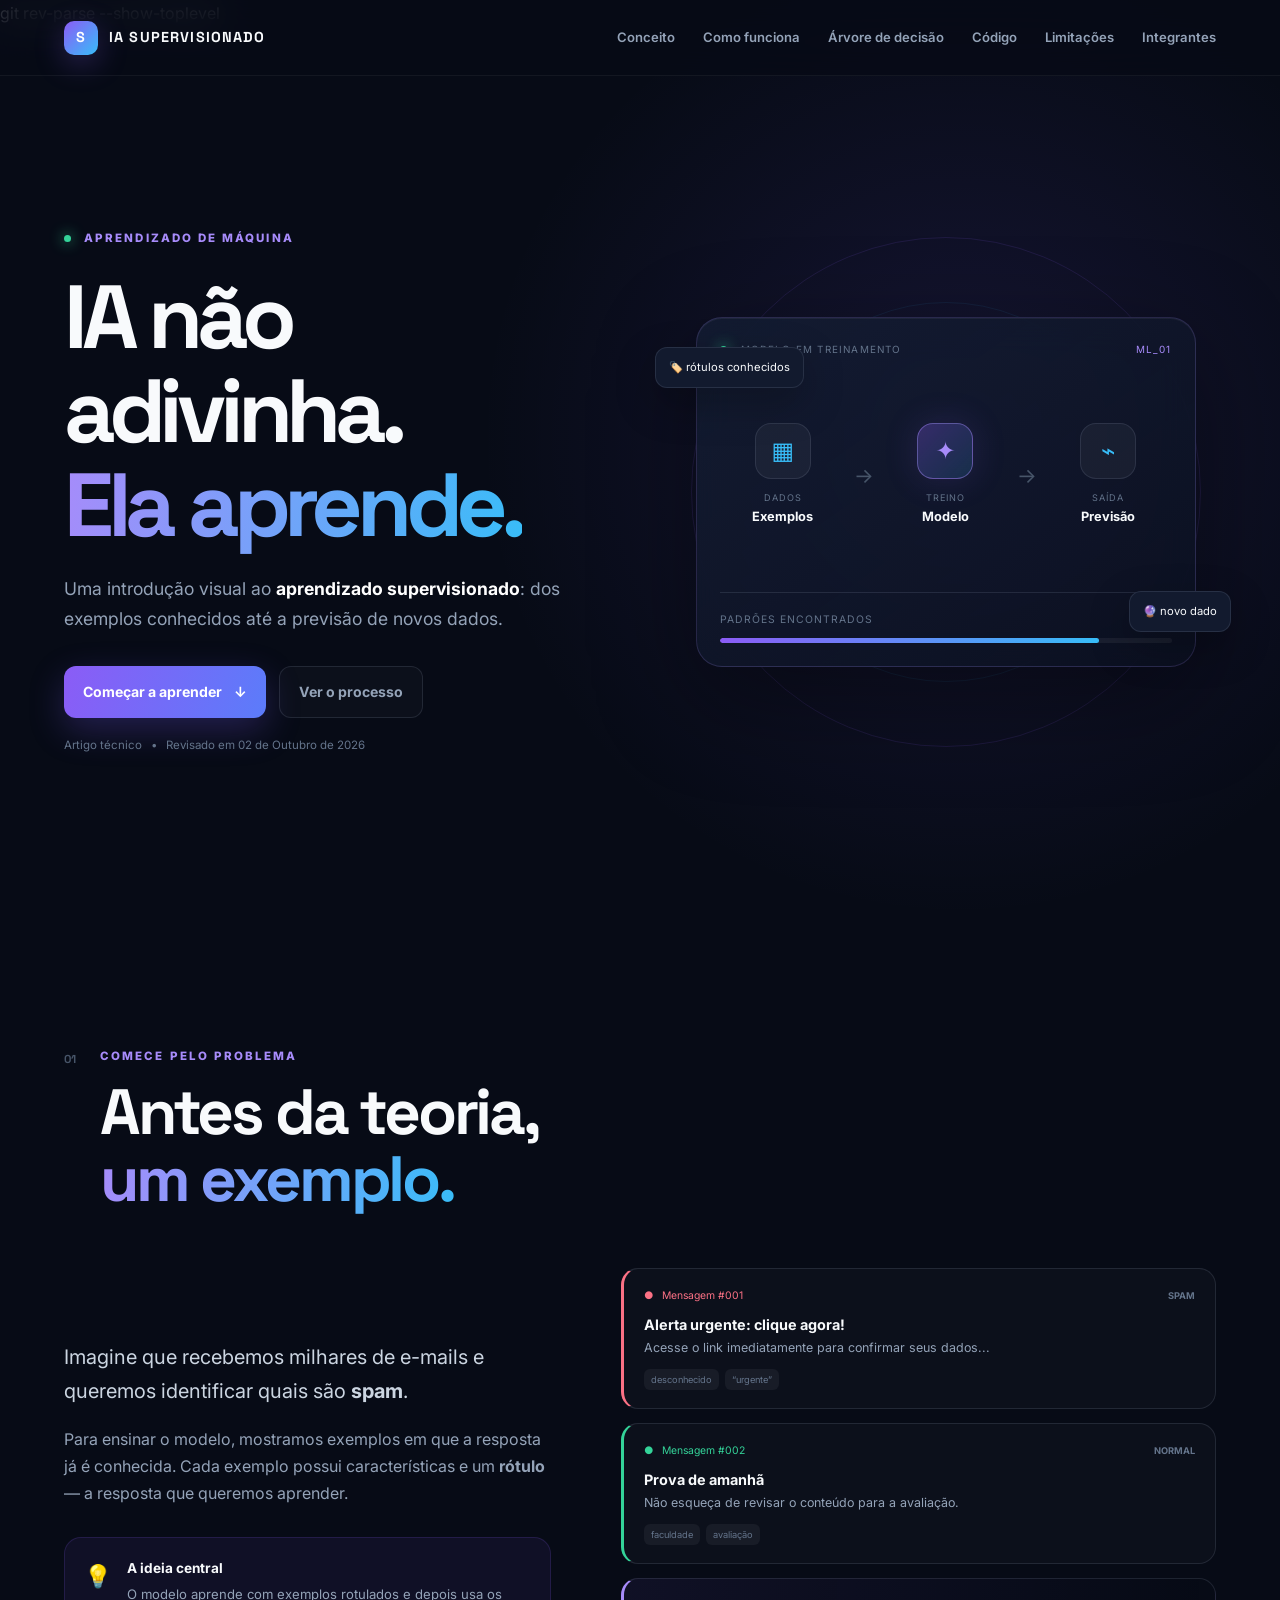
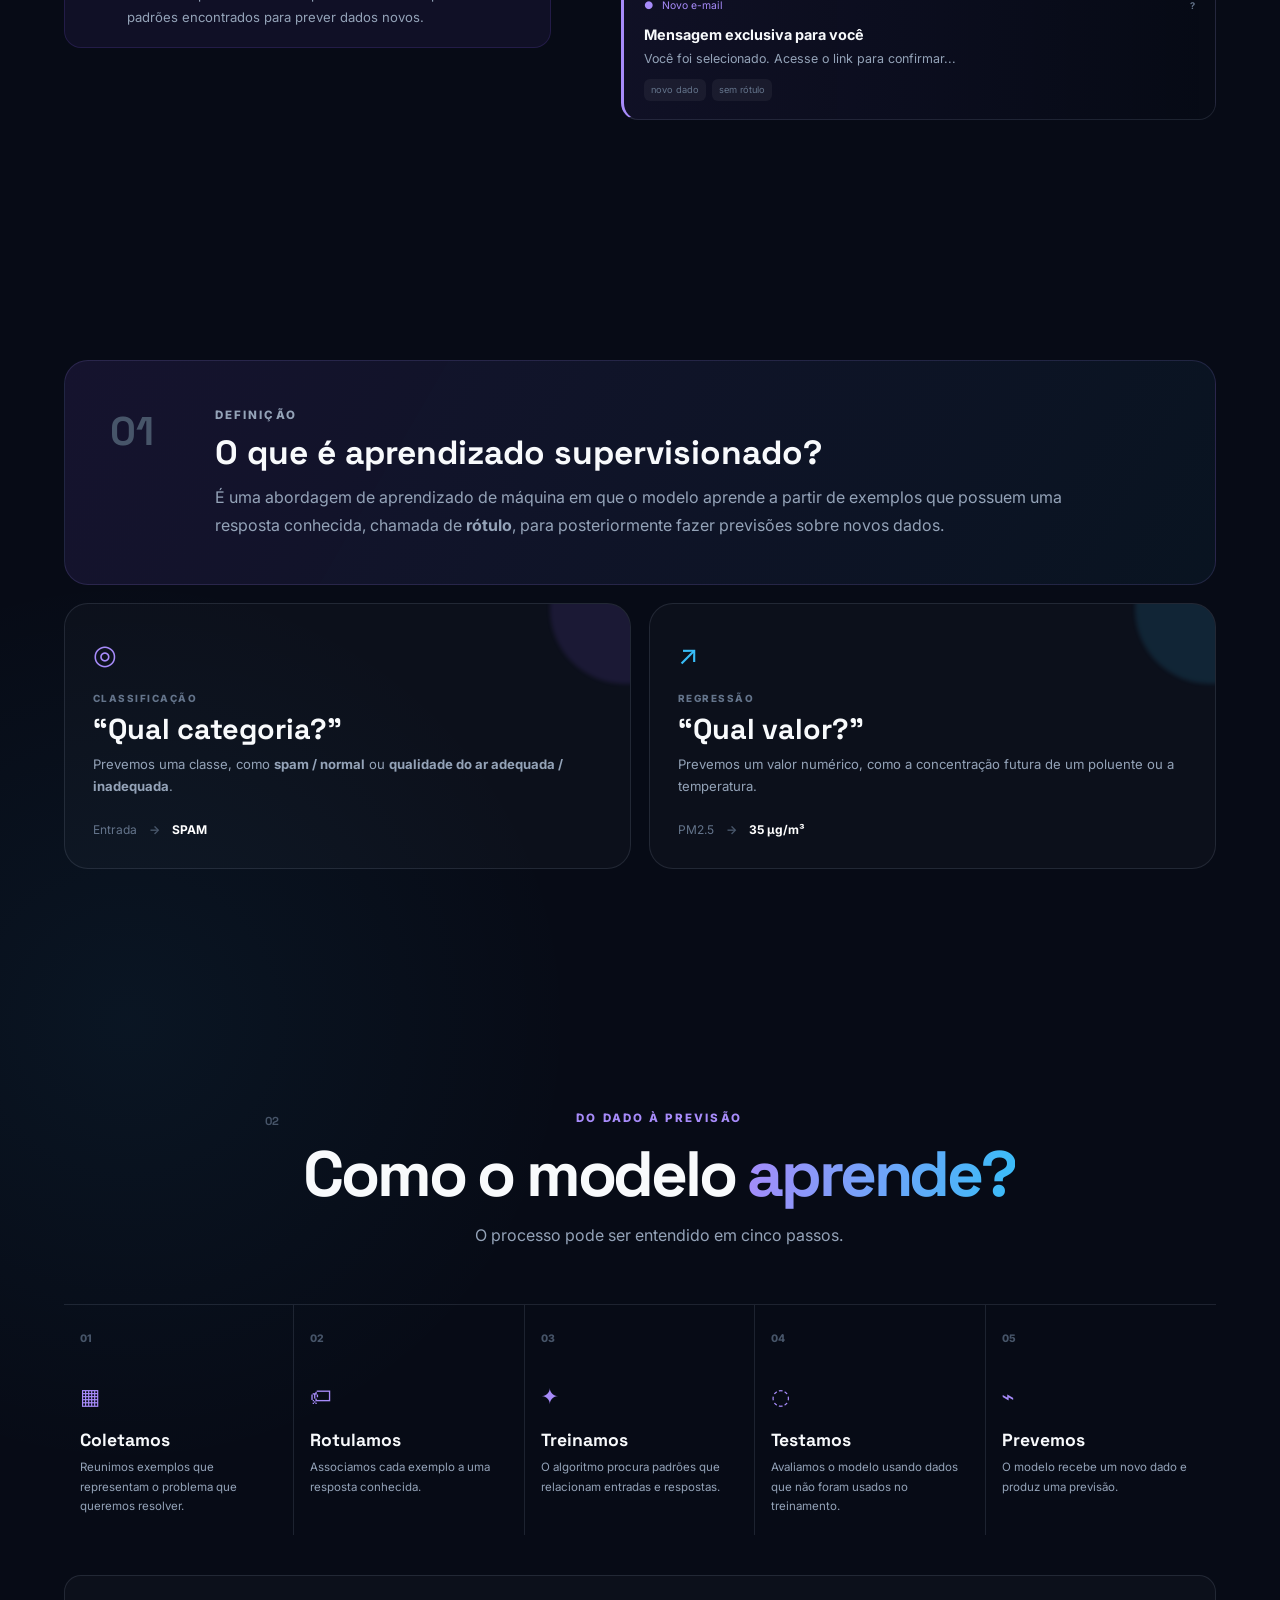
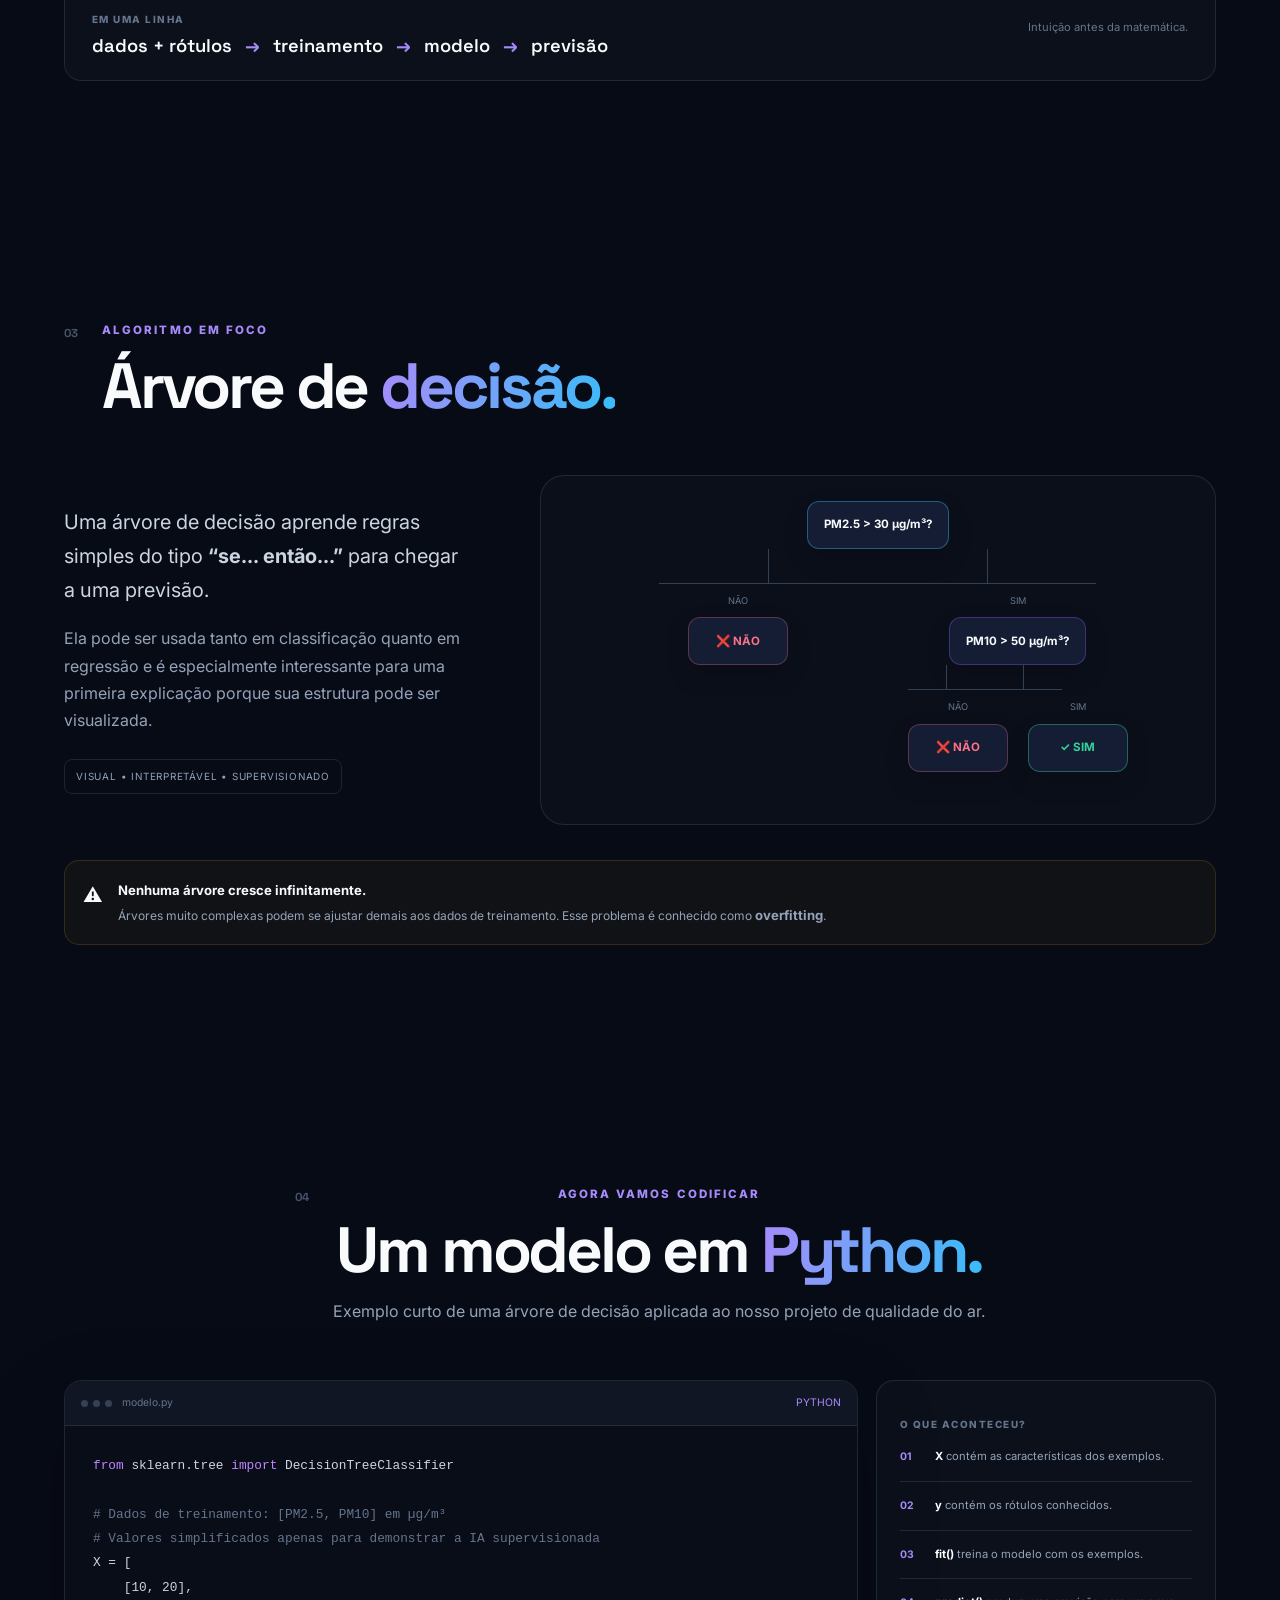
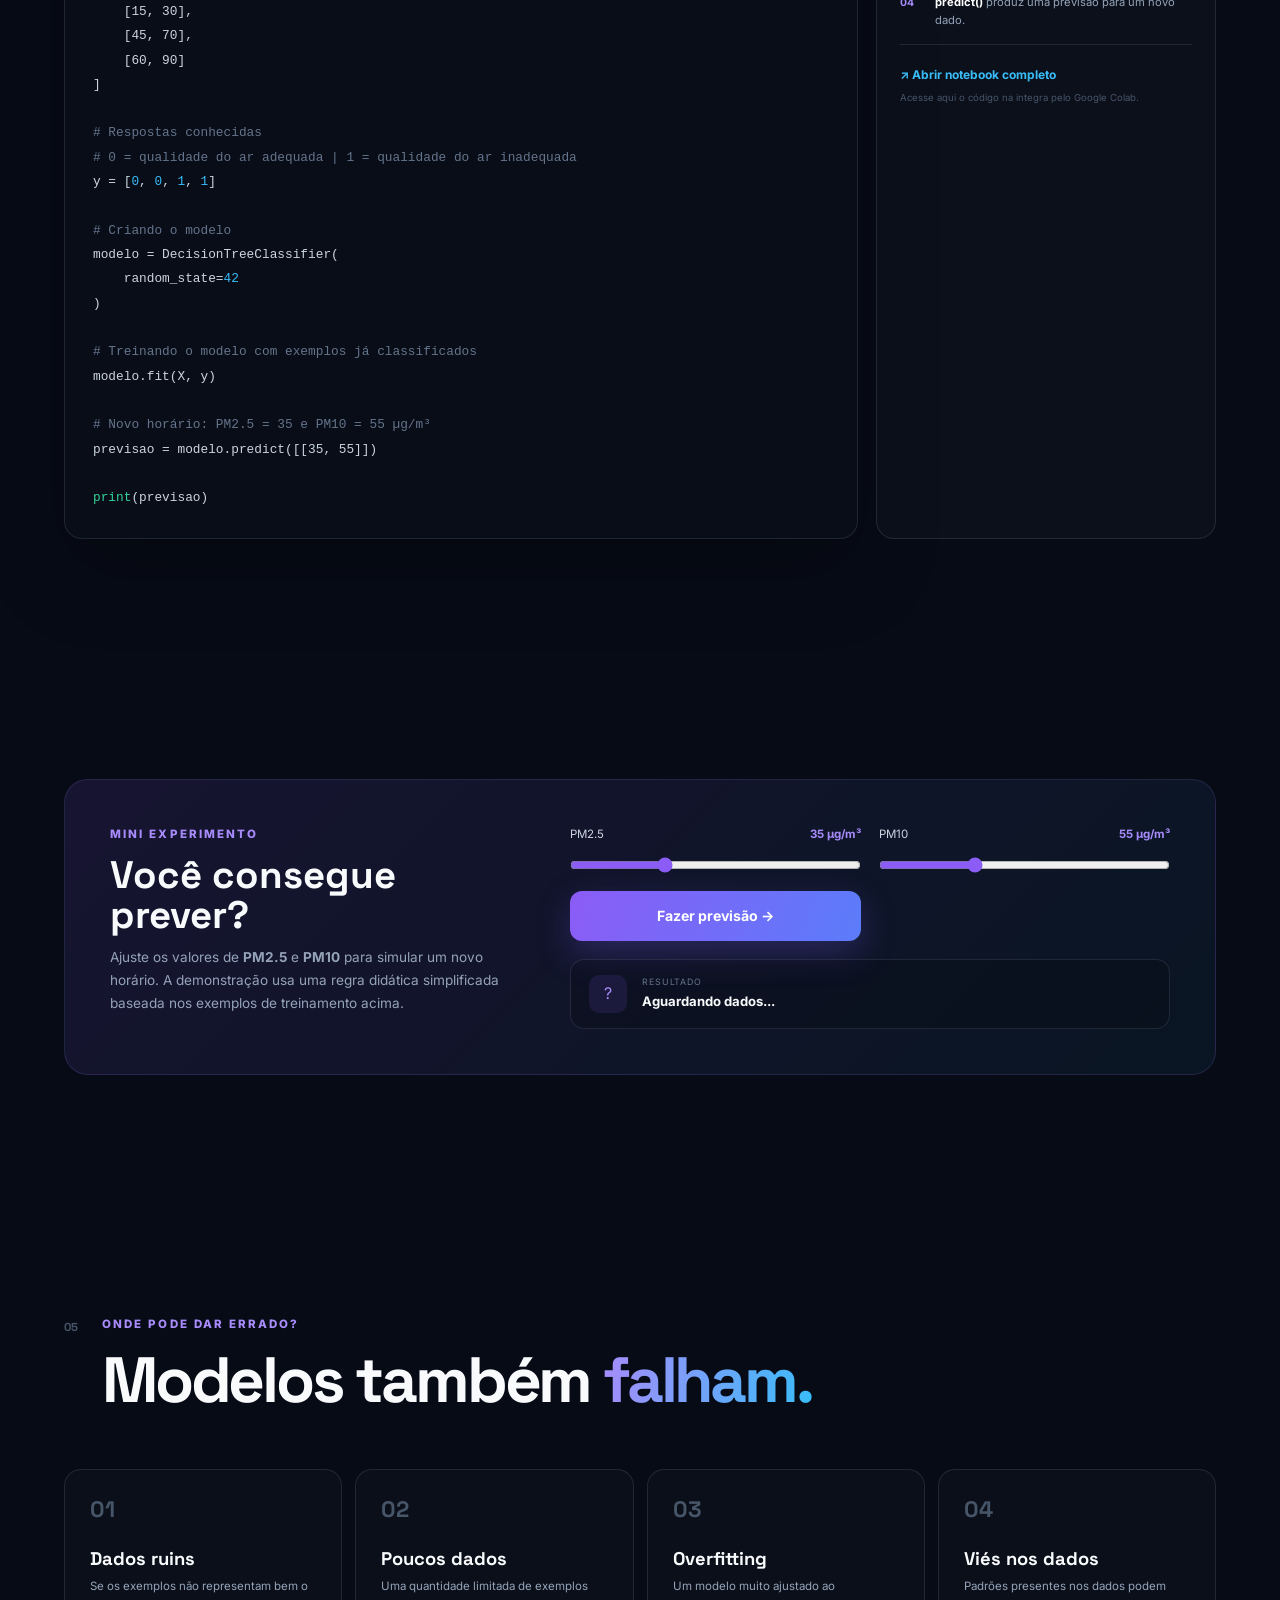
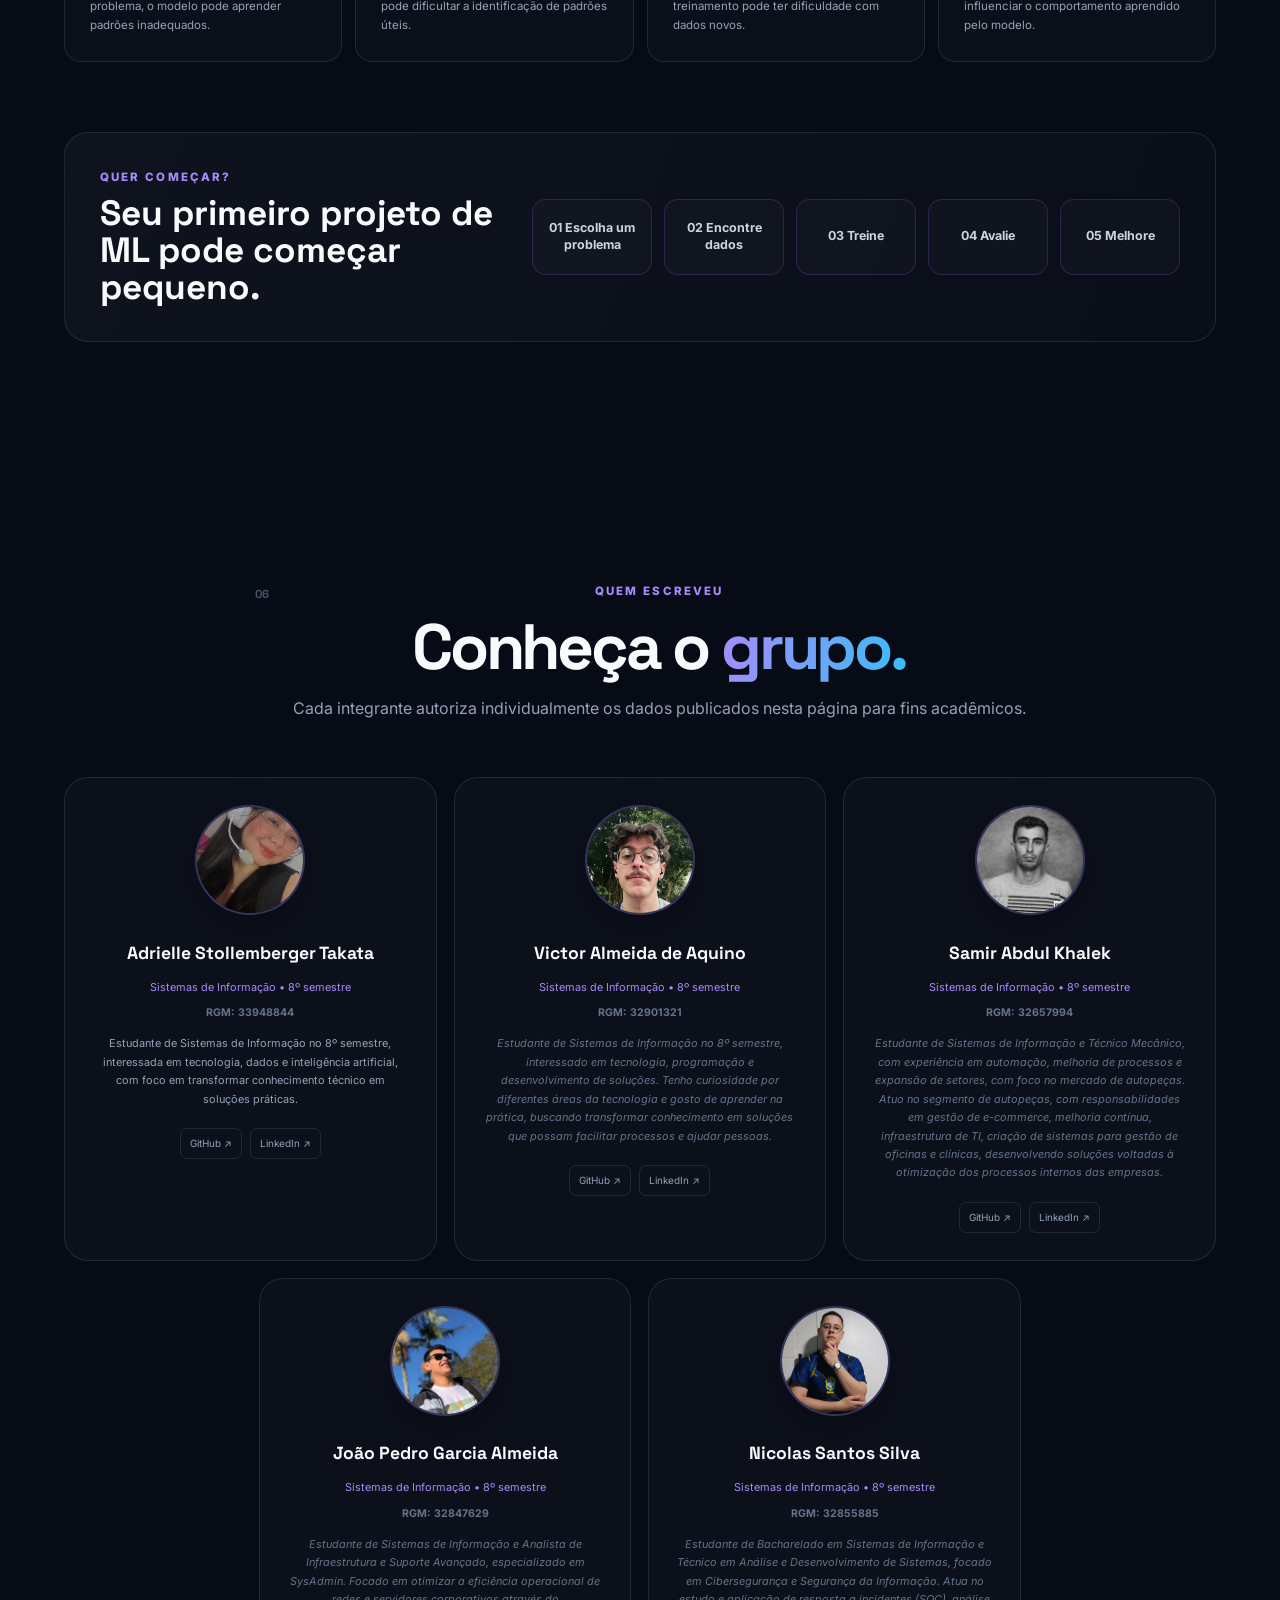
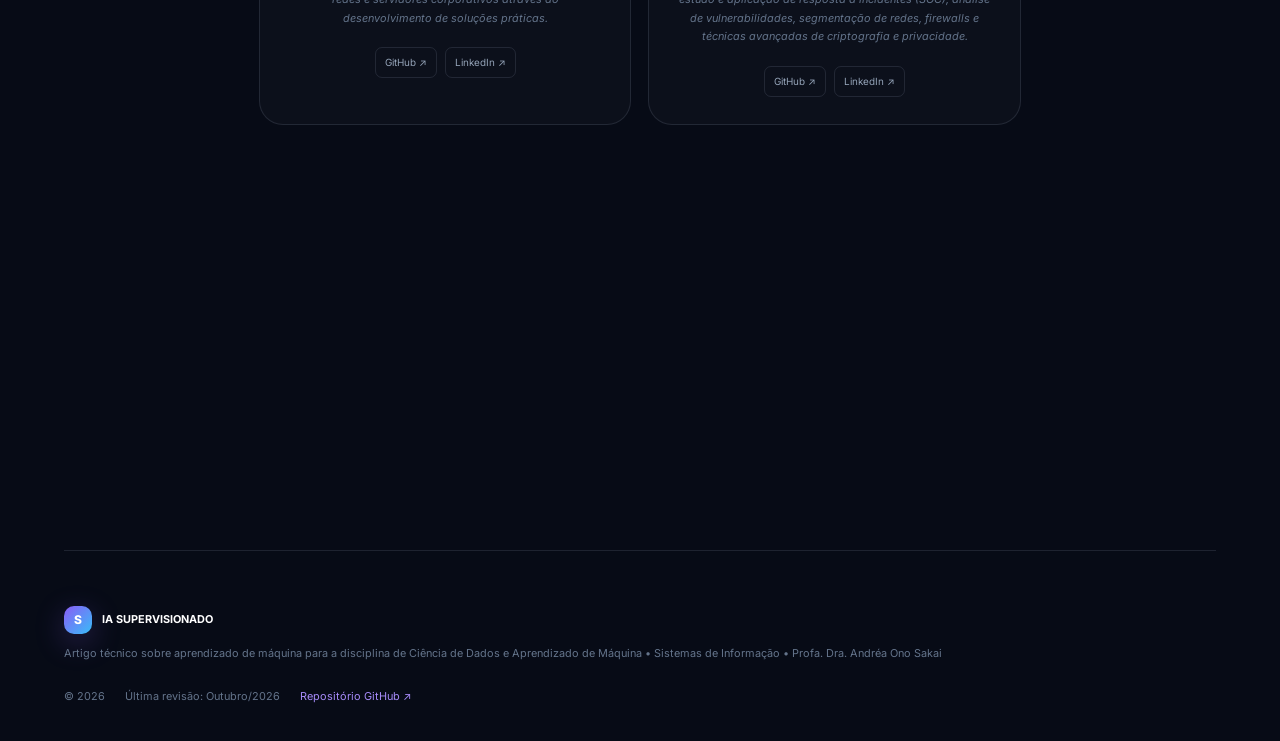
<file: index.html>
git rev-parse --show-toplevel<!DOCTYPE html>
<html lang="pt-BR">
<head>
  <meta charset="UTF-8">
  <meta name="viewport" content="width=device-width, initial-scale=1.0">
  <meta name="description" content="Uma introdução visual ao aprendizado supervisionado e às árvores de decisão.">
  <title>Supervisionado — IA que aprende com exemplos</title>
  <link rel="preconnect" href="https://fonts.googleapis.com">
  <link rel="preconnect" href="https://fonts.gstatic.com" crossorigin>
  <link href="https://fonts.googleapis.com/css2?family=Inter:wght@400;500;600;700;800&family=Space+Grotesk:wght@500;600;700&display=swap" rel="stylesheet">
  <link rel="stylesheet" href="css/style.css">
</head>

<body>
  <div class="progress-bar" id="progressBar"></div>

  <header class="site-header">
    <a class="brand" href="#inicio" aria-label="Página inicial">
      <span class="brand-mark">S</span>
      <span>IA SUPERVISIONADO<span class="brand-dot"></span></span>
    </a>

    <button class="menu-toggle" id="menuToggle" aria-label="Abrir menu" aria-expanded="false">
      <span></span><span></span><span></span>
    </button>

    <nav class="nav" id="nav">
      <a href="#conceito">Conceito</a>
      <a href="#processo">Como funciona</a>
      <a href="#arvore">Árvore de decisão</a>
      <a href="#codigo">Código</a>
      <a href="#limites">Limitações</a>
      <a href="#autores">Integrantes</a>
    </nav>
  </header>

  <main>
    <section class="hero section" id="inicio">
      <div class="hero-copy reveal">
        <div class="eyebrow"><span class="pulse"></span> APRENDIZADO DE MÁQUINA</div>
        <h1>IA não adivinha.<br><span>Ela aprende.</span></h1>
        <p class="hero-subtitle">
          Uma introdução visual ao <strong>aprendizado supervisionado</strong>:
          dos exemplos conhecidos até a previsão de novos dados.
        </p>
        <div class="hero-actions">
          <a class="btn btn-primary" href="#conceito">Começar a aprender <span>↓</span></a>
          <a class="btn btn-ghost" href="#processo">Ver o processo</a>
        </div>
        <div class="meta-line">
          <span>Artigo técnico</span>
          <span>•</span>
          <span>Revisado em 02 de Outubro de 2026</span>
        </div>
      </div>

      <div class="hero-visual reveal delay-1" aria-label="Fluxo visual do aprendizado supervisionado">
        <div class="orbit orbit-a"></div>
        <div class="orbit orbit-b"></div>
        <div class="glass-panel">
          <div class="panel-top">
            <span class="live-dot"></span>
            <span>MODELO EM TREINAMENTO</span>
            <span class="panel-code">ML_01</span>
          </div>
          <div class="flow">
            <div class="flow-node">
              <div class="node-icon">▦</div>
              <small>DADOS</small>
              <strong>Exemplos</strong>
            </div>
            <div class="flow-arrow">→</div>
            <div class="flow-node active">
              <div class="node-icon brain">✦</div>
              <small>TREINO</small>
              <strong>Modelo</strong>
            </div>
            <div class="flow-arrow">→</div>
            <div class="flow-node">
              <div class="node-icon">⌁</div>
              <small>SAÍDA</small>
              <strong>Previsão</strong>
            </div>
          </div>
          <div class="mini-chart">
            <div class="chart-label"><span>padrões encontrados</span><b>84%</b></div>
            <div class="chart-track"><span></span></div>
          </div>
        </div>
        <div class="floating-tag tag-1">🏷️ rótulos conhecidos</div>
        <div class="floating-tag tag-2">🔮 novo dado</div>
      </div>
    </section>

    <section class="section problem-section" id="conceito">
      <div class="section-heading reveal">
        <span class="section-number">01</span>
        <div>
          <p class="eyebrow">COMECE PELO PROBLEMA</p>
          <h2>Antes da teoria,<br><span>um exemplo.</span></h2>
        </div>
      </div>

      <div class="problem-grid">
        <div class="problem-copy reveal">
          <p class="lead">
            Imagine que recebemos milhares de e-mails e queremos identificar quais
            são <strong>spam</strong>.
          </p>
          <p>
            Para ensinar o modelo, mostramos exemplos em que a resposta já é conhecida.
            Cada exemplo possui características e um <strong>rótulo</strong> — a resposta
            que queremos aprender.
          </p>
          <div class="callout">
            <span class="callout-icon">💡</span>
            <div>
              <strong>A ideia central</strong>
              <p>O modelo aprende com exemplos rotulados e depois usa os padrões encontrados para prever dados novos.</p>
            </div>
          </div>
        </div>

        <div class="email-stack reveal delay-1" aria-label="Exemplos de e-mails rotulados">
          <article class="email-card spam">
            <div class="email-head"><span>●</span><span>Mensagem #001</span><b>SPAM</b></div>
            <strong>Alerta urgente: clique agora!</strong>
            <p>Acesse o link imediatamente para confirmar seus dados...</p>
            <div class="email-tags"><span>desconhecido</span><span>“urgente”</span></div>
          </article>
          <article class="email-card normal">
            <div class="email-head"><span>●</span><span>Mensagem #002</span><b>NORMAL</b></div>
            <strong>Prova de amanhã</strong>
            <p>Não esqueça de revisar o conteúdo para a avaliação.</p>
            <div class="email-tags"><span>faculdade</span><span>avaliação</span></div>
          </article>
          <article class="email-card new">
            <div class="email-head"><span>●</span><span>Novo e-mail</span><b>?</b></div>
            <strong>Mensagem exclusiva para você</strong>
            <p>Você foi selecionado. Acesse o link para confirmar...</p>
            <div class="email-tags"><span>novo dado</span><span>sem rótulo</span></div>
          </article>
        </div>
      </div>
    </section>

    <section class="section definition-section">
      <div class="definition-card reveal">
        <div class="definition-symbol">01</div>
        <div>
          <p class="eyebrow">DEFINIÇÃO</p>
          <h2>O que é aprendizado supervisionado?</h2>
          <p>
            É uma abordagem de aprendizado de máquina em que o modelo aprende a partir
            de exemplos que possuem uma resposta conhecida, chamada de <strong>rótulo</strong>,
            para posteriormente fazer previsões sobre novos dados.
          </p>
        </div>
      </div>

      <div class="type-grid reveal">
        <article class="type-card purple">
          <span class="type-icon">◎</span>
          <div>
            <span class="card-kicker">CLASSIFICAÇÃO</span>
            <h3>“Qual categoria?”</h3>
            <p>Prevemos uma classe, como <strong>spam / normal</strong> ou <strong>qualidade do ar adequada / inadequada</strong>.</p>
          </div>
          <div class="type-example"><span>Entrada</span><b>→</b><strong>SPAM</strong></div>
        </article>

        <article class="type-card blue">
          <span class="type-icon">↗</span>
          <div>
            <span class="card-kicker">REGRESSÃO</span>
            <h3>“Qual valor?”</h3>
            <p>Prevemos um valor numérico, como a concentração futura de um poluente ou a temperatura.</p>
          </div>
          <div class="type-example"><span>PM2.5</span><b>→</b><strong>35 µg/m³</strong></div>
        </article>
      </div>
    </section>

    <section class="section process-section" id="processo">
      <div class="section-heading center reveal">
        <span class="section-number">02</span>
        <div>
          <p class="eyebrow">DO DADO À PREVISÃO</p>
          <h2>Como o modelo <span>aprende?</span></h2>
          <p class="section-intro">O processo pode ser entendido em cinco passos.</p>
        </div>
      </div>

      <div class="steps">
        <article class="step reveal">
          <span class="step-number">01</span>
          <div class="step-icon">▦</div>
          <h3>Coletamos</h3>
          <p>Reunimos exemplos que representam o problema que queremos resolver.</p>
        </article>
        <article class="step reveal delay-1">
          <span class="step-number">02</span>
          <div class="step-icon">🏷</div>
          <h3>Rotulamos</h3>
          <p>Associamos cada exemplo a uma resposta conhecida.</p>
        </article>
        <article class="step reveal delay-2">
          <span class="step-number">03</span>
          <div class="step-icon">✦</div>
          <h3>Treinamos</h3>
          <p>O algoritmo procura padrões que relacionam entradas e respostas.</p>
        </article>
        <article class="step reveal delay-3">
          <span class="step-number">04</span>
          <div class="step-icon">◌</div>
          <h3>Testamos</h3>
          <p>Avaliamos o modelo usando dados que não foram usados no treinamento.</p>
        </article>
        <article class="step reveal delay-4">
          <span class="step-number">05</span>
          <div class="step-icon">⌁</div>
          <h3>Prevemos</h3>
          <p>O modelo recebe um novo dado e produz uma previsão.</p>
        </article>
      </div>

      <div class="formula-box reveal">
        <div>
          <span class="card-kicker">EM UMA LINHA</span>
          <p class="formula">dados + rótulos <b>→</b> treinamento <b>→</b> modelo <b>→</b> previsão</p>
        </div>
        <span class="formula-note">Intuição antes da matemática.</span>
      </div>
    </section>

    <section class="section tree-section" id="arvore">
      <div class="section-heading reveal">
        <span class="section-number">03</span>
        <div>
          <p class="eyebrow">ALGORITMO EM FOCO</p>
          <h2>Árvore de <span>decisão.</span></h2>
        </div>
      </div>

      <div class="tree-intro">
        <div class="tree-copy reveal">
          <p class="lead">
            Uma árvore de decisão aprende regras simples do tipo
            <strong>“se... então...”</strong> para chegar a uma previsão.
          </p>
          <p>
            Ela pode ser usada tanto em classificação quanto em regressão e é
            especialmente interessante para uma primeira explicação porque sua
            estrutura pode ser visualizada.
          </p>
          <div class="tree-pill">VISUAL • INTERPRETÁVEL • SUPERVISIONADO</div>
        </div>

        <div class="tree-visual reveal delay-1">
          <div class="tree-node root">PM2.5 &gt; 30 µg/m³?</div>
          <div class="tree-lines"><i></i><i></i></div>
          <div class="tree-branches">
            <div class="branch">
              <span class="branch-label">NÃO</span>
              <div class="tree-node leaf no">❌ NÃO</div>
            </div>
            <div class="branch">
              <span class="branch-label">SIM</span>
              <div class="tree-node">PM10 &gt; 50 µg/m³?</div>
              <div class="tree-lines small"><i></i><i></i></div>
              <div class="leaf-row">
                <div><span>NÃO</span><div class="tree-node leaf no">❌ NÃO</div></div>
                <div><span>SIM</span><div class="tree-node leaf yes">✓ SIM</div></div>
              </div>
            </div>
          </div>
        </div>
      </div>

      <div class="warning reveal">
        <span>⚠️</span>
        <div>
          <strong>Nenhuma árvore cresce infinitamente.</strong>
          <p>Árvores muito complexas podem se ajustar demais aos dados de treinamento. Esse problema é conhecido como <strong>overfitting</strong>.</p>
        </div>
      </div>
    </section>

    <section class="section code-section" id="codigo">
      <div class="section-heading center reveal">
        <span class="section-number">04</span>
        <div>
          <p class="eyebrow">AGORA VAMOS CODIFICAR</p>
          <h2>Um modelo em <span>Python.</span></h2>
          <p class="section-intro">Exemplo curto de uma árvore de decisão aplicada ao nosso projeto de qualidade do ar.</p>
        </div>
      </div>

      <div class="code-layout">
        <div class="code-window reveal">
          <div class="code-bar">
            <div class="window-dots"><i></i><i></i><i></i></div>
            <span>modelo.py</span>
            <span class="lang">PYTHON</span>
          </div>
          <pre><code><span class="kw">from</span> sklearn.tree <span class="kw">import</span> DecisionTreeClassifier

<span class="comment"># Dados de treinamento: [PM2.5, PM10] em µg/m³</span>
<span class="comment"># Valores simplificados apenas para demonstrar a IA supervisionada</span>
X = [
    [10, 20],
    [15, 30],
    [45, 70],
    [60, 90]
]

<span class="comment"># Respostas conhecidas</span>
<span class="comment"># 0 = qualidade do ar adequada | 1 = qualidade do ar inadequada</span>
y = [<span class="num">0</span>, <span class="num">0</span>, <span class="num">1</span>, <span class="num">1</span>]

<span class="comment"># Criando o modelo</span>
modelo = DecisionTreeClassifier(
    random_state=<span class="num">42</span>
)

<span class="comment"># Treinando o modelo com exemplos já classificados</span>
modelo.fit(X, y)

<span class="comment"># Novo horário: PM2.5 = 35 e PM10 = 55 µg/m³</span>
previsao = modelo.predict([[35, 55]])

<span class="func">print</span>(previsao)</code></pre>
        </div>

        <aside class="code-explanation reveal delay-1">
          <span class="card-kicker">O QUE ACONTECEU?</span>
          <div class="explain-item"><b>01</b><p><strong>X</strong> contém as características dos exemplos.</p></div>
          <div class="explain-item"><b>02</b><p><strong>y</strong> contém os rótulos conhecidos.</p></div>
          <div class="explain-item"><b>03</b><p><strong>fit()</strong> treina o modelo com os exemplos.</p></div>
          <div class="explain-item"><b>04</b><p><strong>predict()</strong> produz uma previsão para um novo dado.</p></div>
          <a class="notebook-link" href="https://colab.research.google.com/drive/1iaTblaa6fS-YgcfmiHlj9UdTOWfMXJwI#scrollTo=t0sG5lasXjdA" target="_blank">↗ Abrir notebook completo</a>
          <small>Acesse aqui o código na integra pelo Google Colab.</small>
        </aside>
      </div>
    </section>

    <section class="section demo-section">
      <div class="demo-card reveal">
        <div class="demo-copy">
          <p class="eyebrow">MINI EXPERIMENTO</p>
          <h2>Você consegue prever?</h2>
          <p>Ajuste os valores de <strong>PM2.5</strong> e <strong>PM10</strong> para simular um novo horário. A demonstração usa uma regra didática simplificada baseada nos exemplos de treinamento acima.</p>
        </div>

        <div class="demo-controls">
          <label>PM2.5 <output id="ageOutput">35 µg/m³</output>
            <input type="range" id="age" min="5" max="100" step="5" value="35">
          </label>
          <label>PM10 <output id="incomeOutput">55 µg/m³</output>
            <input type="range" id="income" min="10" max="150" step="5" value="55">
          </label>
          <button class="btn btn-primary" id="predictBtn">Fazer previsão →</button>
          <div class="prediction" id="prediction" aria-live="polite">
            <span>?</span>
            <div><small>RESULTADO</small><strong>Aguardando dados...</strong></div>
          </div>
        </div>
      </div>
    </section>

    <section class="section limits-section" id="limites">
      <div class="section-heading reveal">
        <span class="section-number">05</span>
        <div>
          <p class="eyebrow">ONDE PODE DAR ERRADO?</p>
          <h2>Modelos também <span>falham.</span></h2>
        </div>
      </div>

      <div class="limits-grid">
        <article class="limit-card reveal"><span>01</span><h3>Dados ruins</h3><p>Se os exemplos não representam bem o problema, o modelo pode aprender padrões inadequados.</p></article>
        <article class="limit-card reveal delay-1"><span>02</span><h3>Poucos dados</h3><p>Uma quantidade limitada de exemplos pode dificultar a identificação de padrões úteis.</p></article>
        <article class="limit-card reveal delay-2"><span>03</span><h3>Overfitting</h3><p>Um modelo muito ajustado ao treinamento pode ter dificuldade com dados novos.</p></article>
        <article class="limit-card reveal delay-3"><span>04</span><h3>Viés nos dados</h3><p>Padrões presentes nos dados podem influenciar o comportamento aprendido pelo modelo.</p></article>
      </div>

      <div class="start-box reveal">
        <div>
          <p class="eyebrow">QUER COMEÇAR?</p>
          <h2>Seu primeiro projeto de ML pode começar pequeno.</h2>
        </div>
        <div class="start-path">
          <span>01 Escolha um problema</span>
          <span>02 Encontre dados</span>
          <span>03 Treine</span>
          <span>04 Avalie</span>
          <span>05 Melhore</span>
        </div>
      </div>
    </section>

    <section class="section authors-section" id="autores">
      <div class="section-heading center reveal">
        <span class="section-number">06</span>
        <div>
          <p class="eyebrow">QUEM ESCREVEU</p>
          <h2>Conheça o <span>grupo.</span></h2>
          <p class="section-intro">Cada integrante autoriza individualmente os dados publicados nesta página para fins acadêmicos.</p>
        </div>
      </div>
      <div class="authors-grid">
        <article class="author-card reveal">
          <img class="author-photo-img" src="img/autores/adrielle.png" alt="Foto de Adrielle Stollemberger Takata">
          <h3>Adrielle Stollemberger Takata</h3>
          <p>Sistemas de Informação • 8º semestre</p>
          <span class="rgm">RGM: 33948844</span>
          <small>Estudante de Sistemas de Informação no 8º semestre, interessada em tecnologia, dados e inteligência artificial, com foco em transformar conhecimento técnico em soluções práticas.</small>
          <div class="author-links"><a href="https://github.com/Adri22K" target="_blank" rel="noopener">GitHub ↗</a><a href="https://br.linkedin.com/in/adrielle-stollemberger-890207207" target="_blank" rel="noopener">LinkedIn ↗</a></div>
        </article>
        <article class="author-card reveal delay-1">
          <img class="author-photo-img" src="img/autores/victor.png" alt="Foto de Victor Almeida de Aquino">
          <h3>Victor Almeida de Aquino</h3><p>Sistemas de Informação • 8º semestre</p><span class="rgm">RGM: 32901321</span>
          <small class="bio-placeholder">Estudante de Sistemas de Informação no 8º semestre, interessado em tecnologia, programação e desenvolvimento de soluções. Tenho curiosidade por diferentes áreas da tecnologia e gosto de aprender na prática, buscando transformar conhecimento em soluções que possam facilitar processos e ajudar pessoas.</small>
          <div class="author-links"><a href="https://github.com/victoralmeida1408" target="_blank" rel="noopener">GitHub ↗</a><a href="https://www.linkedin.com/in/victor-almeida-aquino/" target="_blank" rel="noopener">LinkedIn ↗</a></div>
        </article>
         <article class="author-card reveal delay-2">
          <img class="author-photo-img" src="img/autores/samir.png" alt="Foto de Samir Abdul Khalek">
          <h3>Samir Abdul Khalek</h3><p>Sistemas de Informação • 8º semestre</p><span class="rgm">RGM: 32657994</span>
          <small class="bio-placeholder">Estudante de Sistemas de Informação e Técnico Mecânico, com experiência em automação, melhoria de processos e expansão de setores, com foco no mercado de autopeças. Atuo no segmento de autopeças, com responsabilidades em gestão de e-commerce, melhoria contínua, infraestrutura de TI, criação de sistemas para gestão de oficinas e clínicas, desenvolvendo soluções voltadas à otimização dos processos internos das empresas.</small>
          <div class="author-links"><a href="https://github.com/SamirAbdulKhalek" target="_blank" rel="noopener">GitHub ↗</a><a href="https://www.linkedin.com/in/samir-abdul-khalek-525a1a168" target="_blank" rel="noopener">LinkedIn ↗</a></div>
        </article>
        <article class="author-card reveal">
          <img class="author-photo-img" src="img/autores/joao.png" alt="Foto de João Pedro Garcia Almeida">
          <h3>João Pedro Garcia Almeida</h3><p>Sistemas de Informação • 8º semestre</p><span class="rgm">RGM: 32847629</span>
          <small class="bio-placeholder">Estudante de Sistemas de Informação e Analista de Infraestrutura e Suporte Avançado, especializado em SysAdmin. Focado em otimizar a eficiência operacional de redes e servidores corporativos através do desenvolvimento de soluções práticas.</small>
          <div class="author-links"><a href="https://github.com/Joao-AlmeidaDev" target="_blank" rel="noopener">GitHub ↗</a><a href="https://www.linkedin.com/in/joao-p-almeida" target="_blank" rel="noopener">LinkedIn ↗</a></div>
        </article>
        <article class="author-card reveal delay-1">
          <img class="author-photo-img" src="img/autores/nicolas.png" alt="Foto de Nicolas Santos Silva">
          <h3>Nicolas Santos Silva</h3><p>Sistemas de Informação • 8º semestre</p><span class="rgm">RGM: 32855885</span>
          <small class="bio-placeholder">Estudante de Bacharelado em Sistemas de Informação e Técnico em Análise e Desenvolvimento de Sistemas, focado em Cibersegurança e Segurança da Informação. Atua no estudo e aplicação de resposta a incidentes (SOC), análise de vulnerabilidades, segmentação de redes, firewalls e técnicas avançadas de criptografia e privacidade.</small>
          <div class="author-links"><a href="https://github.com/Nicolas-sys1333" target="_blank" rel="noopener">GitHub ↗</a><a href="https://www.linkedin.com/in/nicolas-santos-0974b41b3/?isSelfProfile=true" target="_blank" rel="noopener">LinkedIn ↗</a></div>
        </article>
      </div>
      <div class="privacy-card reveal">
        <div class="privacy-icon">🔐</div>
        <div class="privacy-copy">
          <p class="eyebrow">AUTORIZAÇÃO E PRIVACIDADE</p>
          <h2>Transparência também faz parte do nosso projeto.</h2>
          <p>As informações apresentadas nesta página foram publicadas mediante autorização dos integrantes para fins acadêmicos. A autorização contempla a divulgação de <strong>nome, fotografia, RGM, curso/semestre, mini-bio, GitHub e LinkedIn</strong> nesta página pública.</p>
          <p class="privacy-note">A autorização é registrada individualmente por formulário.</p>
          <a class="btn btn-primary" href="https://forms.gle/TZsvpJZw8hEZhuKF6" target="_blank" rel="noopener">🔒 Acessar formulário de autorização →</a>
        </div>
      </div>
    </section>

  </main>

  <footer class="footer">
    <div class="footer-brand"><span class="brand-mark">S</span><strong>IA SUPERVISIONADO</strong></div>
    <p>Artigo técnico sobre aprendizado de máquina para a disciplina de Ciência de Dados e Aprendizado de Máquina • Sistemas de Informação • Profa. Dra. Andréa Ono Sakai </p>
    <div class="footer-meta"><span>© 2026</span><span>Última revisão: Outubro/2026</span><a href="https://github.com/Adri22K/IASupervisionada" target="_blank" rel="noopener">Repositório GitHub ↗</a></div>
  </footer>

  <script src="js/script.js"></script>
  <script>
    // Mini experimento de qualidade do ar.
    // Os IDs antigos são mantidos apenas para preservar compatibilidade com o script existente.
    const pm25Input = document.getElementById("age");
    const pm10Input = document.getElementById("income");
    const pm25Output = document.getElementById("ageOutput");
    const pm10Output = document.getElementById("incomeOutput");
    const airPrediction = document.getElementById("prediction");

    function updateAirQualityLabels() {
      if (pm25Input && pm25Output) pm25Output.textContent = `${pm25Input.value} µg/m³`;
      if (pm10Input && pm10Output) pm10Output.textContent = `${pm10Input.value} µg/m³`;
    }

    pm25Input?.addEventListener("input", updateAirQualityLabels);
    pm10Input?.addEventListener("input", updateAirQualityLabels);
    updateAirQualityLabels();

    // Substitui o botão para remover a regra antiga do exemplo anterior.
    const oldPredictBtn = document.getElementById("predictBtn");
    if (oldPredictBtn) {
      const airPredictBtn = oldPredictBtn.cloneNode(true);
      oldPredictBtn.replaceWith(airPredictBtn);

      airPredictBtn.addEventListener("click", () => {
        const pm25 = Number(pm25Input.value);
        const pm10 = Number(pm10Input.value);

        // Regra didática simplificada para ilustrar classificação supervisionada.
        // Não representa um limite oficial de qualidade do ar.
        const inadequada = pm25 >= 30 || pm10 >= 50;

        airPrediction.querySelector("span").textContent = inadequada ? "!" : "✓";
        airPrediction.querySelector("strong").textContent = inadequada
          ? "Classe 1 — qualidade do ar inadequada"
          : "Classe 0 — qualidade do ar adequada";
      });
    }
  </script>
</body>
</html>
</file>
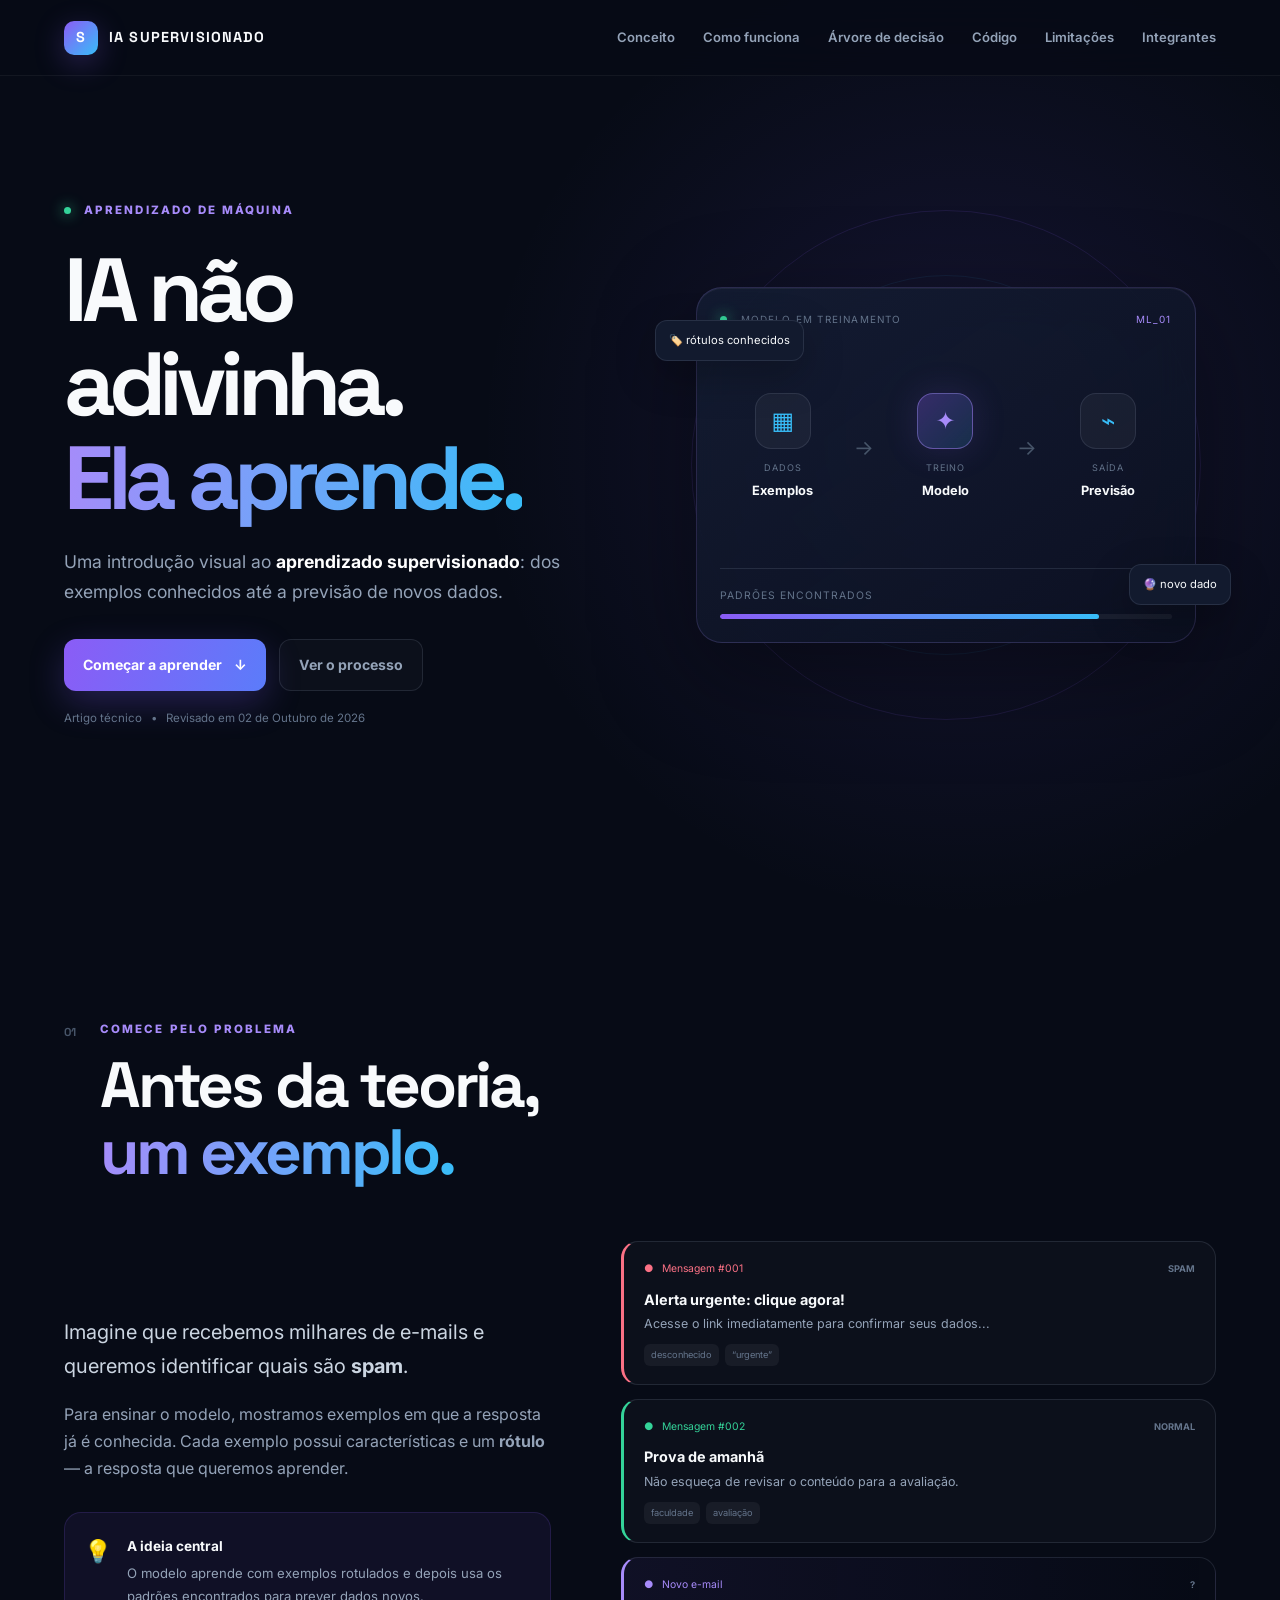
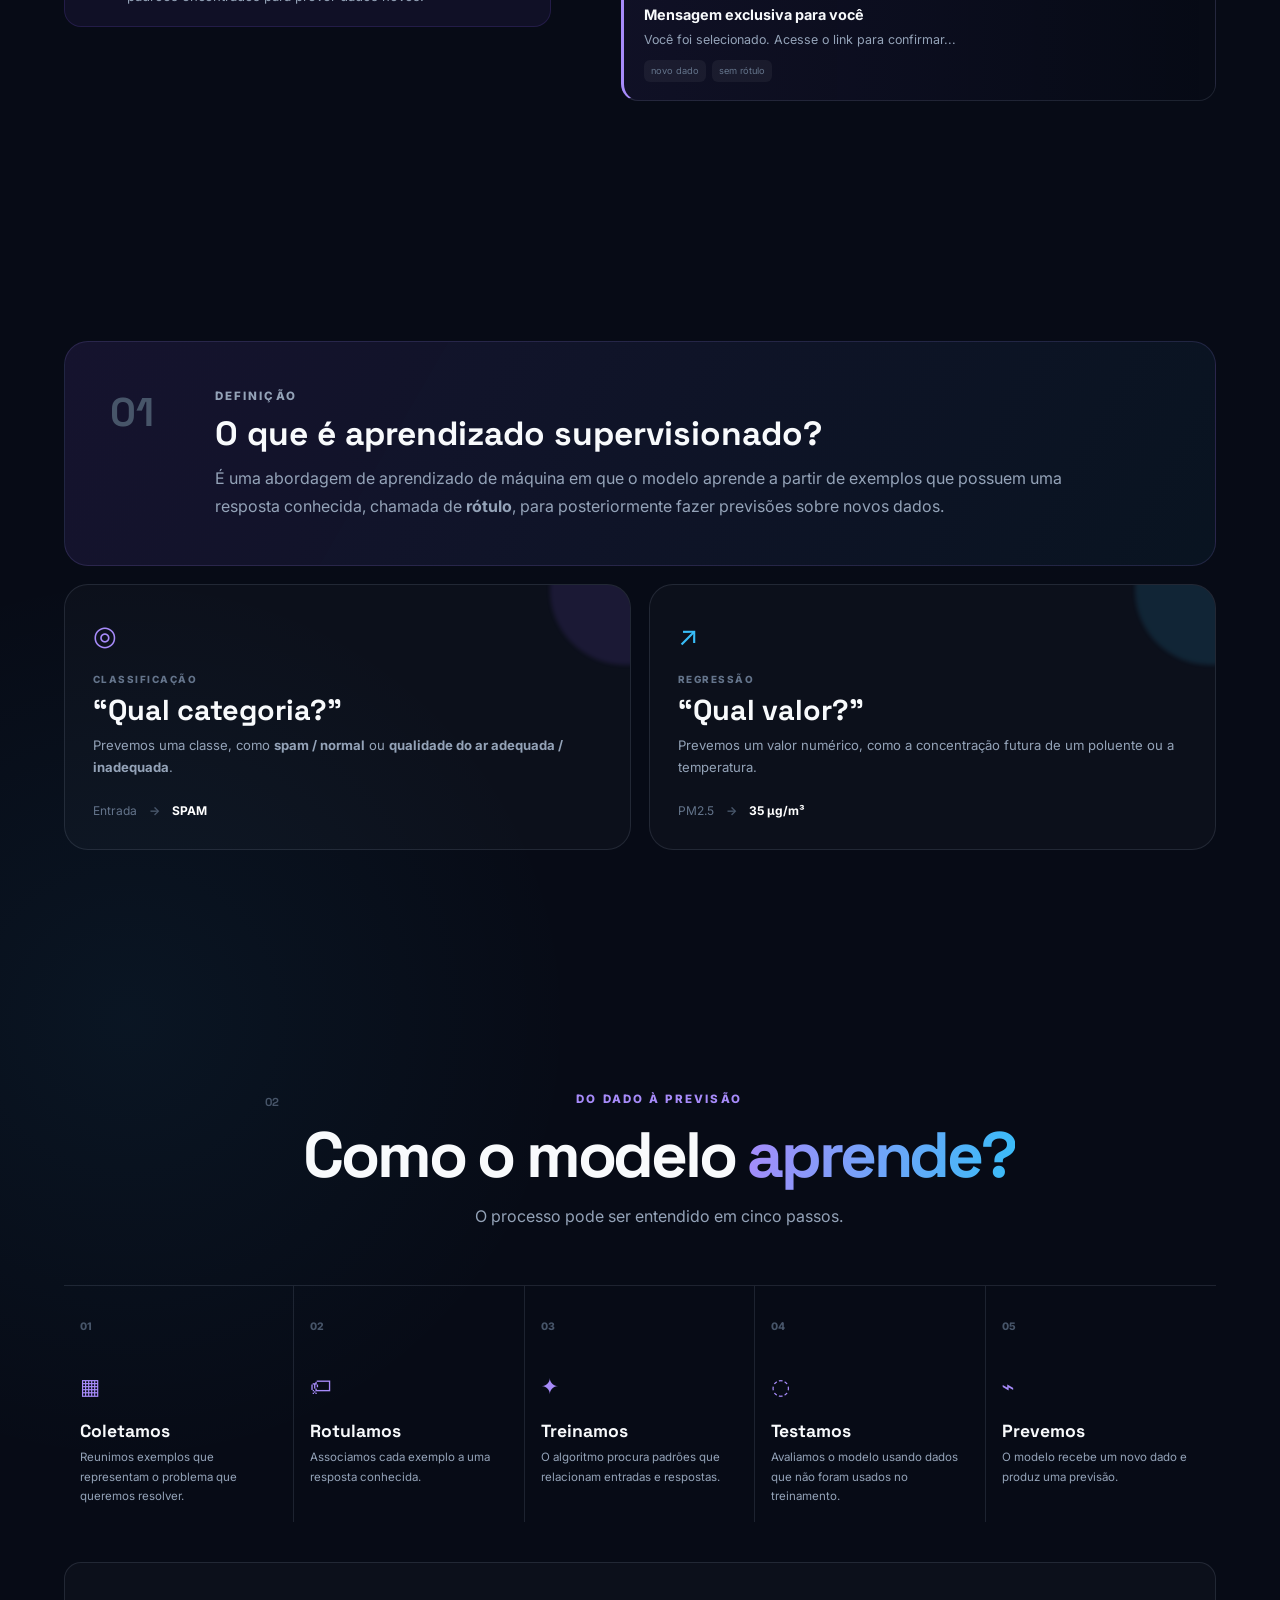
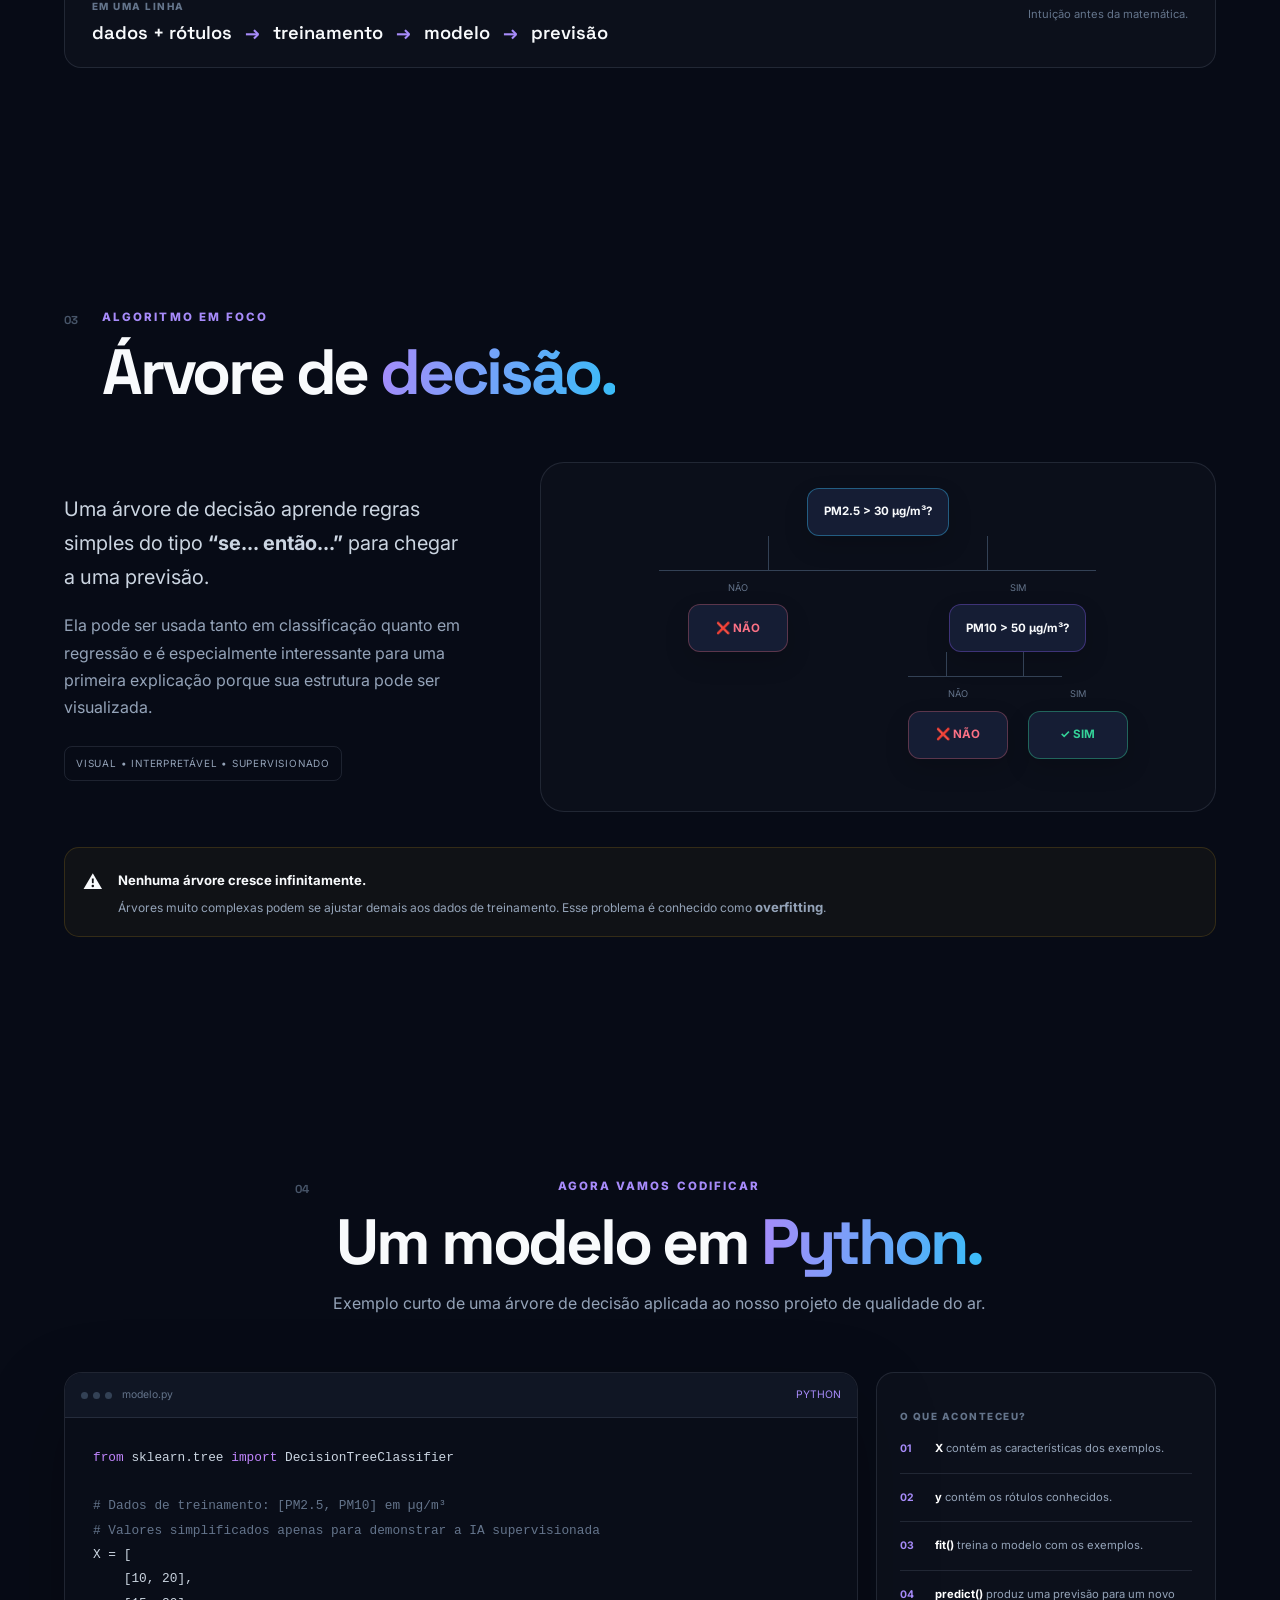
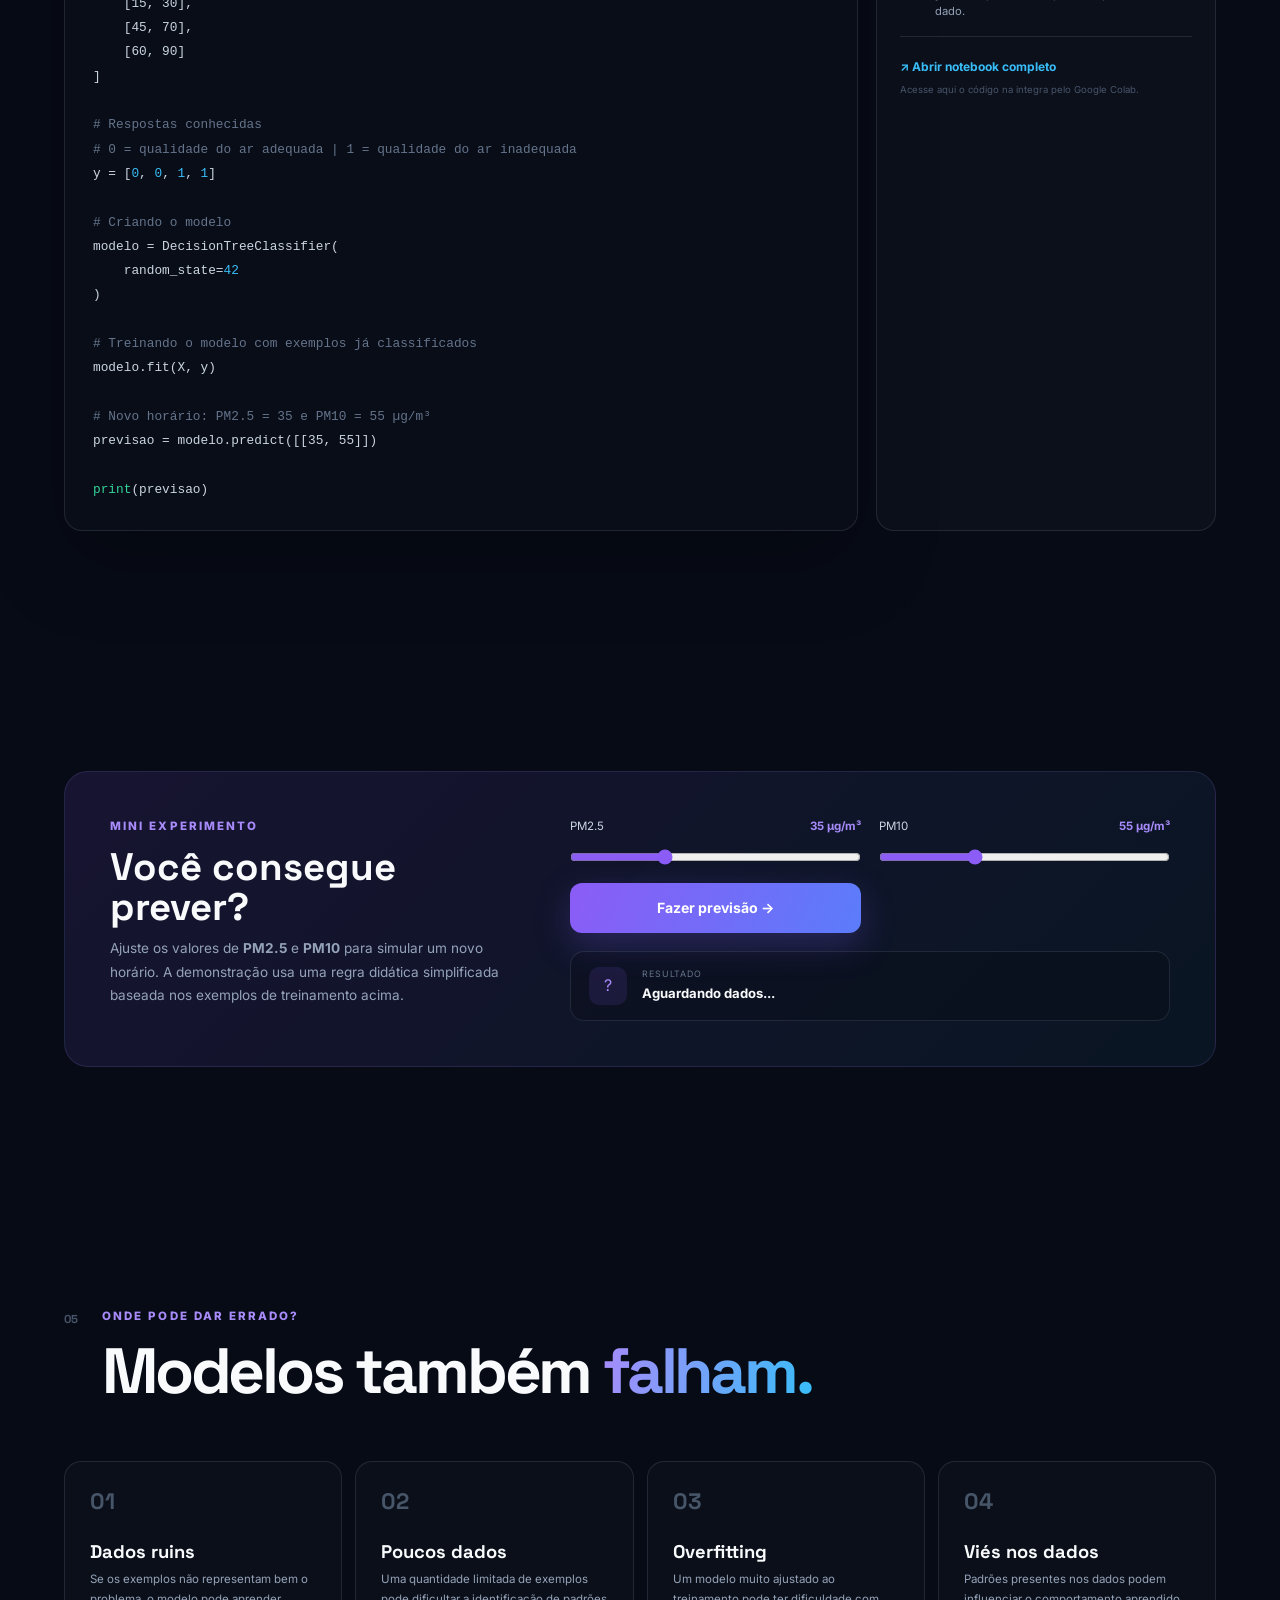
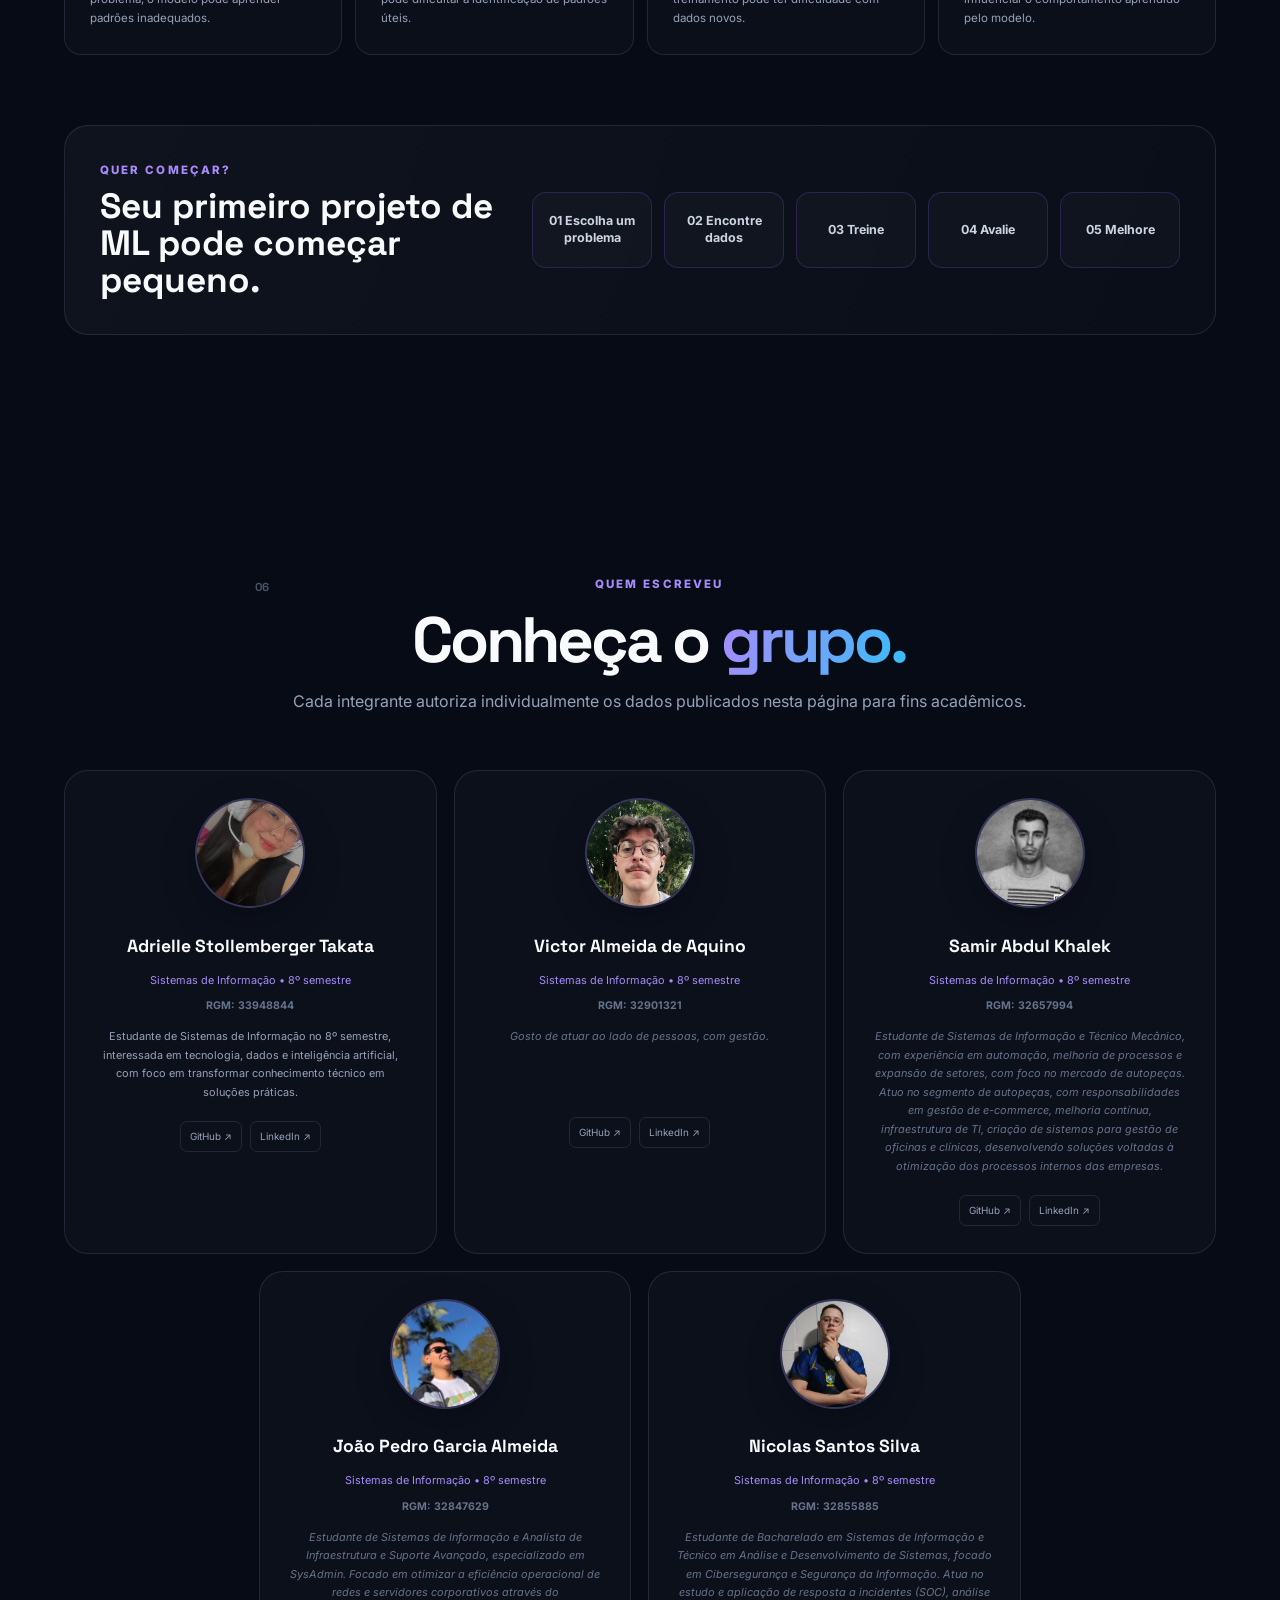
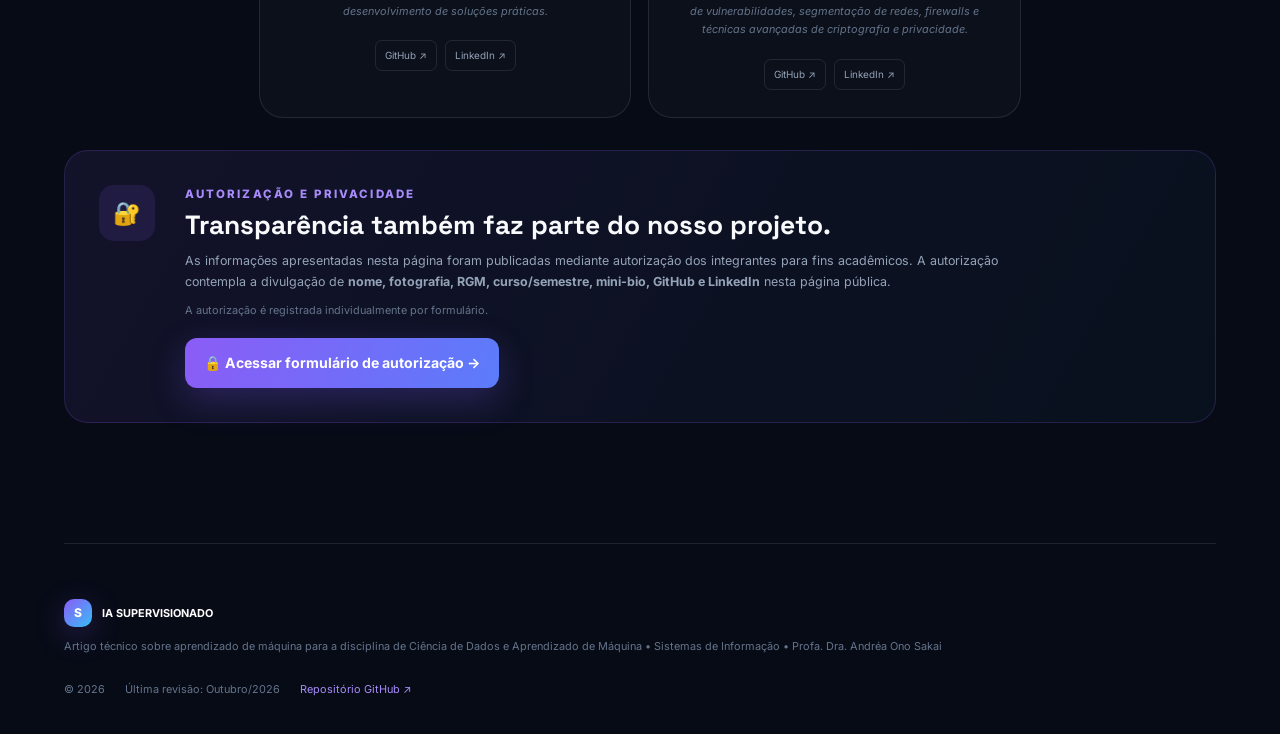
<file: arvore de decisoes.html>
<!DOCTYPE html>
<html lang="pt-BR">
<head>
  <meta charset="UTF-8">
  <meta name="viewport" content="width=device-width, initial-scale=1.0">
  <meta name="description" content="Uma introdução visual ao aprendizado supervisionado e às árvores de decisão.">
  <title>Supervisionado — IA que aprende com exemplos</title>
  <link rel="preconnect" href="https://fonts.googleapis.com">
  <link rel="preconnect" href="https://fonts.gstatic.com" crossorigin>
  <link href="https://fonts.googleapis.com/css2?family=Inter:wght@400;500;600;700;800&family=Space+Grotesk:wght@500;600;700&display=swap" rel="stylesheet">
  <link rel="stylesheet" href="css/style.css">
</head>

<body>
  <div class="progress-bar" id="progressBar"></div>

  <header class="site-header">
    <a class="brand" href="#inicio" aria-label="Página inicial">
      <span class="brand-mark">S</span>
      <span>IA SUPERVISIONADO<span class="brand-dot"></span></span>
    </a>

    <button class="menu-toggle" id="menuToggle" aria-label="Abrir menu" aria-expanded="false">
      <span></span><span></span><span></span>
    </button>

    <nav class="nav" id="nav">
      <a href="#conceito">Conceito</a>
      <a href="#processo">Como funciona</a>
      <a href="#arvore">Árvore de decisão</a>
      <a href="#codigo">Código</a>
      <a href="#limites">Limitações</a>
      <a href="#autores">Integrantes</a>
    </nav>
  </header>

  <main>
    <section class="hero section" id="inicio">
      <div class="hero-copy reveal">
        <div class="eyebrow"><span class="pulse"></span> APRENDIZADO DE MÁQUINA</div>
        <h1>IA não adivinha.<br><span>Ela aprende.</span></h1>
        <p class="hero-subtitle">
          Uma introdução visual ao <strong>aprendizado supervisionado</strong>:
          dos exemplos conhecidos até a previsão de novos dados.
        </p>
        <div class="hero-actions">
          <a class="btn btn-primary" href="#conceito">Começar a aprender <span>↓</span></a>
          <a class="btn btn-ghost" href="#processo">Ver o processo</a>
        </div>
        <div class="meta-line">
          <span>Artigo técnico</span>
          <span>•</span>
          <span>Revisado em 02 de Outubro de 2026</span>
        </div>
      </div>

      <div class="hero-visual reveal delay-1" aria-label="Fluxo visual do aprendizado supervisionado">
        <div class="orbit orbit-a"></div>
        <div class="orbit orbit-b"></div>
        <div class="glass-panel">
          <div class="panel-top">
            <span class="live-dot"></span>
            <span>MODELO EM TREINAMENTO</span>
            <span class="panel-code">ML_01</span>
          </div>
          <div class="flow">
            <div class="flow-node">
              <div class="node-icon">▦</div>
              <small>DADOS</small>
              <strong>Exemplos</strong>
            </div>
            <div class="flow-arrow">→</div>
            <div class="flow-node active">
              <div class="node-icon brain">✦</div>
              <small>TREINO</small>
              <strong>Modelo</strong>
            </div>
            <div class="flow-arrow">→</div>
            <div class="flow-node">
              <div class="node-icon">⌁</div>
              <small>SAÍDA</small>
              <strong>Previsão</strong>
            </div>
          </div>
          <div class="mini-chart">
            <div class="chart-label"><span>padrões encontrados</span><b>84%</b></div>
            <div class="chart-track"><span></span></div>
          </div>
        </div>
        <div class="floating-tag tag-1">🏷️ rótulos conhecidos</div>
        <div class="floating-tag tag-2">🔮 novo dado</div>
      </div>
    </section>

    <section class="section problem-section" id="conceito">
      <div class="section-heading reveal">
        <span class="section-number">01</span>
        <div>
          <p class="eyebrow">COMECE PELO PROBLEMA</p>
          <h2>Antes da teoria,<br><span>um exemplo.</span></h2>
        </div>
      </div>

      <div class="problem-grid">
        <div class="problem-copy reveal">
          <p class="lead">
            Imagine que recebemos milhares de e-mails e queremos identificar quais
            são <strong>spam</strong>.
          </p>
          <p>
            Para ensinar o modelo, mostramos exemplos em que a resposta já é conhecida.
            Cada exemplo possui características e um <strong>rótulo</strong> — a resposta
            que queremos aprender.
          </p>
          <div class="callout">
            <span class="callout-icon">💡</span>
            <div>
              <strong>A ideia central</strong>
              <p>O modelo aprende com exemplos rotulados e depois usa os padrões encontrados para prever dados novos.</p>
            </div>
          </div>
        </div>

        <div class="email-stack reveal delay-1" aria-label="Exemplos de e-mails rotulados">
          <article class="email-card spam">
            <div class="email-head"><span>●</span><span>Mensagem #001</span><b>SPAM</b></div>
            <strong>Alerta urgente: clique agora!</strong>
            <p>Acesse o link imediatamente para confirmar seus dados...</p>
            <div class="email-tags"><span>desconhecido</span><span>“urgente”</span></div>
          </article>
          <article class="email-card normal">
            <div class="email-head"><span>●</span><span>Mensagem #002</span><b>NORMAL</b></div>
            <strong>Prova de amanhã</strong>
            <p>Não esqueça de revisar o conteúdo para a avaliação.</p>
            <div class="email-tags"><span>faculdade</span><span>avaliação</span></div>
          </article>
          <article class="email-card new">
            <div class="email-head"><span>●</span><span>Novo e-mail</span><b>?</b></div>
            <strong>Mensagem exclusiva para você</strong>
            <p>Você foi selecionado. Acesse o link para confirmar...</p>
            <div class="email-tags"><span>novo dado</span><span>sem rótulo</span></div>
          </article>
        </div>
      </div>
    </section>

    <section class="section definition-section">
      <div class="definition-card reveal">
        <div class="definition-symbol">01</div>
        <div>
          <p class="eyebrow">DEFINIÇÃO</p>
          <h2>O que é aprendizado supervisionado?</h2>
          <p>
            É uma abordagem de aprendizado de máquina em que o modelo aprende a partir
            de exemplos que possuem uma resposta conhecida, chamada de <strong>rótulo</strong>,
            para posteriormente fazer previsões sobre novos dados.
          </p>
        </div>
      </div>

      <div class="type-grid reveal">
        <article class="type-card purple">
          <span class="type-icon">◎</span>
          <div>
            <span class="card-kicker">CLASSIFICAÇÃO</span>
            <h3>“Qual categoria?”</h3>
            <p>Prevemos uma classe, como <strong>spam / normal</strong> ou <strong>qualidade do ar adequada / inadequada</strong>.</p>
          </div>
          <div class="type-example"><span>Entrada</span><b>→</b><strong>SPAM</strong></div>
        </article>

        <article class="type-card blue">
          <span class="type-icon">↗</span>
          <div>
            <span class="card-kicker">REGRESSÃO</span>
            <h3>“Qual valor?”</h3>
            <p>Prevemos um valor numérico, como a concentração futura de um poluente ou a temperatura.</p>
          </div>
          <div class="type-example"><span>PM2.5</span><b>→</b><strong>35 µg/m³</strong></div>
        </article>
      </div>
    </section>

    <section class="section process-section" id="processo">
      <div class="section-heading center reveal">
        <span class="section-number">02</span>
        <div>
          <p class="eyebrow">DO DADO À PREVISÃO</p>
          <h2>Como o modelo <span>aprende?</span></h2>
          <p class="section-intro">O processo pode ser entendido em cinco passos.</p>
        </div>
      </div>

      <div class="steps">
        <article class="step reveal">
          <span class="step-number">01</span>
          <div class="step-icon">▦</div>
          <h3>Coletamos</h3>
          <p>Reunimos exemplos que representam o problema que queremos resolver.</p>
        </article>
        <article class="step reveal delay-1">
          <span class="step-number">02</span>
          <div class="step-icon">🏷</div>
          <h3>Rotulamos</h3>
          <p>Associamos cada exemplo a uma resposta conhecida.</p>
        </article>
        <article class="step reveal delay-2">
          <span class="step-number">03</span>
          <div class="step-icon">✦</div>
          <h3>Treinamos</h3>
          <p>O algoritmo procura padrões que relacionam entradas e respostas.</p>
        </article>
        <article class="step reveal delay-3">
          <span class="step-number">04</span>
          <div class="step-icon">◌</div>
          <h3>Testamos</h3>
          <p>Avaliamos o modelo usando dados que não foram usados no treinamento.</p>
        </article>
        <article class="step reveal delay-4">
          <span class="step-number">05</span>
          <div class="step-icon">⌁</div>
          <h3>Prevemos</h3>
          <p>O modelo recebe um novo dado e produz uma previsão.</p>
        </article>
      </div>

      <div class="formula-box reveal">
        <div>
          <span class="card-kicker">EM UMA LINHA</span>
          <p class="formula">dados + rótulos <b>→</b> treinamento <b>→</b> modelo <b>→</b> previsão</p>
        </div>
        <span class="formula-note">Intuição antes da matemática.</span>
      </div>
    </section>

    <section class="section tree-section" id="arvore">
      <div class="section-heading reveal">
        <span class="section-number">03</span>
        <div>
          <p class="eyebrow">ALGORITMO EM FOCO</p>
          <h2>Árvore de <span>decisão.</span></h2>
        </div>
      </div>

      <div class="tree-intro">
        <div class="tree-copy reveal">
          <p class="lead">
            Uma árvore de decisão aprende regras simples do tipo
            <strong>“se... então...”</strong> para chegar a uma previsão.
          </p>
          <p>
            Ela pode ser usada tanto em classificação quanto em regressão e é
            especialmente interessante para uma primeira explicação porque sua
            estrutura pode ser visualizada.
          </p>
          <div class="tree-pill">VISUAL • INTERPRETÁVEL • SUPERVISIONADO</div>
        </div>

        <div class="tree-visual reveal delay-1">
          <div class="tree-node root">PM2.5 &gt; 30 µg/m³?</div>
          <div class="tree-lines"><i></i><i></i></div>
          <div class="tree-branches">
            <div class="branch">
              <span class="branch-label">NÃO</span>
              <div class="tree-node leaf no">❌ NÃO</div>
            </div>
            <div class="branch">
              <span class="branch-label">SIM</span>
              <div class="tree-node">PM10 &gt; 50 µg/m³?</div>
              <div class="tree-lines small"><i></i><i></i></div>
              <div class="leaf-row">
                <div><span>NÃO</span><div class="tree-node leaf no">❌ NÃO</div></div>
                <div><span>SIM</span><div class="tree-node leaf yes">✓ SIM</div></div>
              </div>
            </div>
          </div>
        </div>
      </div>

      <div class="warning reveal">
        <span>⚠️</span>
        <div>
          <strong>Nenhuma árvore cresce infinitamente.</strong>
          <p>Árvores muito complexas podem se ajustar demais aos dados de treinamento. Esse problema é conhecido como <strong>overfitting</strong>.</p>
        </div>
      </div>
    </section>

    <section class="section code-section" id="codigo">
      <div class="section-heading center reveal">
        <span class="section-number">04</span>
        <div>
          <p class="eyebrow">AGORA VAMOS CODIFICAR</p>
          <h2>Um modelo em <span>Python.</span></h2>
          <p class="section-intro">Exemplo curto de uma árvore de decisão aplicada ao nosso projeto de qualidade do ar.</p>
        </div>
      </div>

      <div class="code-layout">
        <div class="code-window reveal">
          <div class="code-bar">
            <div class="window-dots"><i></i><i></i><i></i></div>
            <span>modelo.py</span>
            <span class="lang">PYTHON</span>
          </div>
          <pre><code><span class="kw">from</span> sklearn.tree <span class="kw">import</span> DecisionTreeClassifier

<span class="comment"># Dados de treinamento: [PM2.5, PM10] em µg/m³</span>
<span class="comment"># Valores simplificados apenas para demonstrar a IA supervisionada</span>
X = [
    [10, 20],
    [15, 30],
    [45, 70],
    [60, 90]
]

<span class="comment"># Respostas conhecidas</span>
<span class="comment"># 0 = qualidade do ar adequada | 1 = qualidade do ar inadequada</span>
y = [<span class="num">0</span>, <span class="num">0</span>, <span class="num">1</span>, <span class="num">1</span>]

<span class="comment"># Criando o modelo</span>
modelo = DecisionTreeClassifier(
    random_state=<span class="num">42</span>
)

<span class="comment"># Treinando o modelo com exemplos já classificados</span>
modelo.fit(X, y)

<span class="comment"># Novo horário: PM2.5 = 35 e PM10 = 55 µg/m³</span>
previsao = modelo.predict([[35, 55]])

<span class="func">print</span>(previsao)</code></pre>
        </div>

        <aside class="code-explanation reveal delay-1">
          <span class="card-kicker">O QUE ACONTECEU?</span>
          <div class="explain-item"><b>01</b><p><strong>X</strong> contém as características dos exemplos.</p></div>
          <div class="explain-item"><b>02</b><p><strong>y</strong> contém os rótulos conhecidos.</p></div>
          <div class="explain-item"><b>03</b><p><strong>fit()</strong> treina o modelo com os exemplos.</p></div>
          <div class="explain-item"><b>04</b><p><strong>predict()</strong> produz uma previsão para um novo dado.</p></div>
          <a class="notebook-link" href="https://colab.research.google.com/drive/1iaTblaa6fS-YgcfmiHlj9UdTOWfMXJwI#scrollTo=t0sG5lasXjdA" target="_blank">↗ Abrir notebook completo</a>
          <small>Acesse aqui o código na integra pelo Google Colab.</small>
        </aside>
      </div>
    </section>

    <section class="section demo-section">
      <div class="demo-card reveal">
        <div class="demo-copy">
          <p class="eyebrow">MINI EXPERIMENTO</p>
          <h2>Você consegue prever?</h2>
          <p>Ajuste os valores de <strong>PM2.5</strong> e <strong>PM10</strong> para simular um novo horário. A demonstração usa uma regra didática simplificada baseada nos exemplos de treinamento acima.</p>
        </div>

        <div class="demo-controls">
          <label>PM2.5 <output id="ageOutput">35 µg/m³</output>
            <input type="range" id="age" min="5" max="100" step="5" value="35">
          </label>
          <label>PM10 <output id="incomeOutput">55 µg/m³</output>
            <input type="range" id="income" min="10" max="150" step="5" value="55">
          </label>
          <button class="btn btn-primary" id="predictBtn">Fazer previsão →</button>
          <div class="prediction" id="prediction" aria-live="polite">
            <span>?</span>
            <div><small>RESULTADO</small><strong>Aguardando dados...</strong></div>
          </div>
        </div>
      </div>
    </section>

    <section class="section limits-section" id="limites">
      <div class="section-heading reveal">
        <span class="section-number">05</span>
        <div>
          <p class="eyebrow">ONDE PODE DAR ERRADO?</p>
          <h2>Modelos também <span>falham.</span></h2>
        </div>
      </div>

      <div class="limits-grid">
        <article class="limit-card reveal"><span>01</span><h3>Dados ruins</h3><p>Se os exemplos não representam bem o problema, o modelo pode aprender padrões inadequados.</p></article>
        <article class="limit-card reveal delay-1"><span>02</span><h3>Poucos dados</h3><p>Uma quantidade limitada de exemplos pode dificultar a identificação de padrões úteis.</p></article>
        <article class="limit-card reveal delay-2"><span>03</span><h3>Overfitting</h3><p>Um modelo muito ajustado ao treinamento pode ter dificuldade com dados novos.</p></article>
        <article class="limit-card reveal delay-3"><span>04</span><h3>Viés nos dados</h3><p>Padrões presentes nos dados podem influenciar o comportamento aprendido pelo modelo.</p></article>
      </div>

      <div class="start-box reveal">
        <div>
          <p class="eyebrow">QUER COMEÇAR?</p>
          <h2>Seu primeiro projeto de ML pode começar pequeno.</h2>
        </div>
        <div class="start-path">
          <span>01 Escolha um problema</span>
          <span>02 Encontre dados</span>
          <span>03 Treine</span>
          <span>04 Avalie</span>
          <span>05 Melhore</span>
        </div>
      </div>
    </section>

    <section class="section authors-section" id="autores">
      <div class="section-heading center reveal">
        <span class="section-number">06</span>
        <div>
          <p class="eyebrow">QUEM ESCREVEU</p>
          <h2>Conheça o <span>grupo.</span></h2>
          <p class="section-intro">Cada integrante autoriza individualmente os dados publicados nesta página para fins acadêmicos.</p>
        </div>
      </div>
      <div class="authors-grid">
        <article class="author-card reveal">
          <img class="author-photo-img" src="img/autores/adrielle.png" alt="Foto de Adrielle Stollemberger Takata">
          <h3>Adrielle Stollemberger Takata</h3>
          <p>Sistemas de Informação • 8º semestre</p>
          <span class="rgm">RGM: 33948844</span>
          <small>Estudante de Sistemas de Informação no 8º semestre, interessada em tecnologia, dados e inteligência artificial, com foco em transformar conhecimento técnico em soluções práticas.</small>
          <div class="author-links"><a href="https://github.com/Adri22K" target="_blank" rel="noopener">GitHub ↗</a><a href="https://br.linkedin.com/in/adrielle-stollemberger-890207207" target="_blank" rel="noopener">LinkedIn ↗</a></div>
        </article>
        <article class="author-card reveal delay-1">
          <img class="author-photo-img" src="img/autores/victor.png" alt="Foto de Victor Almeida de Aquino">
          <h3>Victor Almeida de Aquino</h3><p>Sistemas de Informação • 8º semestre</p><span class="rgm">RGM: 32901321</span>
          <small class="bio-placeholder">Gosto de atuar ao lado de pessoas, com gestão.</small>
          <div class="author-links"><a href="https://github.com/victoralmeida1408" target="_blank" rel="noopener">GitHub ↗</a><a href="https://www.linkedin.com/in/victor-almeida-aquino/" target="_blank" rel="noopener">LinkedIn ↗</a></div>
        </article>
        <article class="author-card reveal delay-2">
          <img class="author-photo-img" src="img/autores/samir.png" alt="Foto de Samir Abdul Khalek">
          <h3>Samir Abdul Khalek</h3><p>Sistemas de Informação • 8º semestre</p><span class="rgm">RGM: 32657994</span>
          <small class="bio-placeholder">Estudante de Sistemas de Informação e Técnico Mecânico, com experiência em automação, melhoria de processos e expansão de setores, com foco no mercado de autopeças. Atuo no segmento de autopeças, com responsabilidades em gestão de e-commerce, melhoria contínua, infraestrutura de TI, criação de sistemas para gestão de oficinas e clínicas, desenvolvendo soluções voltadas à otimização dos processos internos das empresas.</small>
          <div class="author-links"><a href="https://github.com/SamirAbdulKhalek" target="_blank" rel="noopener">GitHub ↗</a><a href="https://www.linkedin.com/in/samir-abdul-khalek-525a1a168" target="_blank" rel="noopener">LinkedIn ↗</a></div>
        </article>
        <article class="author-card reveal">
          <img class="author-photo-img" src="img/autores/joao.png" alt="Foto de João Pedro Garcia Almeida">
          <h3>João Pedro Garcia Almeida</h3><p>Sistemas de Informação • 8º semestre</p><span class="rgm">RGM: 32847629</span>
          <small class="bio-placeholder">Estudante de Sistemas de Informação e Analista de Infraestrutura e Suporte Avançado, especializado em SysAdmin. Focado em otimizar a eficiência operacional de redes e servidores corporativos através do desenvolvimento de soluções práticas.</small>
          <div class="author-links"><a href="https://github.com/Joao-AlmeidaDev" target="_blank" rel="noopener">GitHub ↗</a><a href="https://www.linkedin.com/in/joao-p-almeida" target="_blank" rel="noopener">LinkedIn ↗</a></div>
        </article>
        <article class="author-card reveal delay-1">
          <img class="author-photo-img" src="img/autores/nicolas.png" alt="Foto de Nicolas Santos Silva">
          <h3>Nicolas Santos Silva</h3><p>Sistemas de Informação • 8º semestre</p><span class="rgm">RGM: 32855885</span>
          <small class="bio-placeholder">Estudante de Bacharelado em Sistemas de Informação e Técnico em Análise e Desenvolvimento de Sistemas, focado em Cibersegurança e Segurança da Informação. Atua no estudo e aplicação de resposta a incidentes (SOC), análise de vulnerabilidades, segmentação de redes, firewalls e técnicas avançadas de criptografia e privacidade.</small>
          <div class="author-links"><a href="https://github.com/Nicolas-sys1333" target="_blank" rel="noopener">GitHub ↗</a><a href="https://www.linkedin.com/in/nicolas-santos-0974b41b3/?isSelfProfile=true" target="_blank" rel="noopener">LinkedIn ↗</a></div>
        </article>
      </div>
      <div class="privacy-card reveal">
        <div class="privacy-icon">🔐</div>
        <div class="privacy-copy">
          <p class="eyebrow">AUTORIZAÇÃO E PRIVACIDADE</p>
          <h2>Transparência também faz parte do nosso projeto.</h2>
          <p>As informações apresentadas nesta página foram publicadas mediante autorização dos integrantes para fins acadêmicos. A autorização contempla a divulgação de <strong>nome, fotografia, RGM, curso/semestre, mini-bio, GitHub e LinkedIn</strong> nesta página pública.</p>
          <p class="privacy-note">A autorização é registrada individualmente por formulário.</p>
          <a class="btn btn-primary" href="https://forms.gle/TZsvpJZw8hEZhuKF6" target="_blank" rel="noopener">🔒 Acessar formulário de autorização →</a>
        </div>
      </div>
    </section>

  </main>

  <footer class="footer">
    <div class="footer-brand"><span class="brand-mark">S</span><strong>IA SUPERVISIONADO</strong></div>
    <p>Artigo técnico sobre aprendizado de máquina para a disciplina de Ciência de Dados e Aprendizado de Máquina • Sistemas de Informação • Profa. Dra. Andréa Ono Sakai </p>
    <div class="footer-meta"><span>© 2026</span><span>Última revisão: Outubro/2026</span><a href="https://github.com/Adri22K/IASupervisionada" target="_blank" rel="noopener">Repositório GitHub ↗</a></div>
  </footer>

  <script src="js/script.js"></script>
  <script>
    // Mini experimento de qualidade do ar.
    // Os IDs antigos são mantidos apenas para preservar compatibilidade com o script existente.
    const pm25Input = document.getElementById("age");
    const pm10Input = document.getElementById("income");
    const pm25Output = document.getElementById("ageOutput");
    const pm10Output = document.getElementById("incomeOutput");
    const airPrediction = document.getElementById("prediction");

    function updateAirQualityLabels() {
      if (pm25Input && pm25Output) pm25Output.textContent = `${pm25Input.value} µg/m³`;
      if (pm10Input && pm10Output) pm10Output.textContent = `${pm10Input.value} µg/m³`;
    }

    pm25Input?.addEventListener("input", updateAirQualityLabels);
    pm10Input?.addEventListener("input", updateAirQualityLabels);
    updateAirQualityLabels();

    // Substitui o botão para remover a regra antiga do exemplo anterior.
    const oldPredictBtn = document.getElementById("predictBtn");
    if (oldPredictBtn) {
      const airPredictBtn = oldPredictBtn.cloneNode(true);
      oldPredictBtn.replaceWith(airPredictBtn);

      airPredictBtn.addEventListener("click", () => {
        const pm25 = Number(pm25Input.value);
        const pm10 = Number(pm10Input.value);

        // Regra didática simplificada para ilustrar classificação supervisionada.
        // Não representa um limite oficial de qualidade do ar.
        const inadequada = pm25 >= 30 || pm10 >= 50;

        airPrediction.querySelector("span").textContent = inadequada ? "!" : "✓";
        airPrediction.querySelector("strong").textContent = inadequada
          ? "Classe 1 — qualidade do ar inadequada"
          : "Classe 0 — qualidade do ar adequada";
      });
    }
  </script>
</body>
</html>
</file>
<file: css/style.css>
/* =========================================================
   SUPERVISIONADO — style.css
   ========================================================= */

:root {
  --bg: #070b16;
  --bg-2: #0b1020;
  --card: #10172a;
  --card-2: #131d33;
  --text: #f8fafc;
  --muted: #94a3b8;
  --line: rgba(148, 163, 184, .16);
  --purple: #8b5cf6;
  --purple-light: #a78bfa;
  --blue: #38bdf8;
  --green: #34d399;
  --danger: #fb7185;
  --max: 1180px;
  --radius: 24px;
}

* { box-sizing: border-box; margin: 0; padding: 0; }
html { scroll-behavior: smooth; }
body {
  font-family: Inter, system-ui, sans-serif;
  background:
    radial-gradient(circle at 75% 5%, rgba(124, 92, 252, .13), transparent 30rem),
    radial-gradient(circle at 10% 30%, rgba(56, 189, 248, .06), transparent 28rem),
    var(--bg);
  color: var(--text);
  line-height: 1.7;
  overflow-x: hidden;
}
a { color: inherit; text-decoration: none; }
button, input { font: inherit; }
::selection { background: rgba(139, 92, 246, .45); }

.progress-bar {
  position: fixed; z-index: 1000; top: 0; left: 0;
  width: 0; height: 3px;
  background: linear-gradient(90deg, var(--purple), var(--blue));
}

.site-header {
  position: fixed; z-index: 100; top: 0; left: 0; right: 0;
  height: 76px; padding: 0 5vw;
  display: flex; align-items: center; justify-content: space-between;
  background: rgba(7, 11, 22, .78);
  backdrop-filter: blur(18px);
  border-bottom: 1px solid rgba(255,255,255,.05);
}
.brand { display: flex; align-items: center; gap: 11px; font-family: "Space Grotesk", sans-serif; font-weight: 700; letter-spacing: .08em; font-size: .9rem; }
.brand-mark {
  width: 34px; height: 34px; border-radius: 10px;
  display: grid; place-items: center;
  background: linear-gradient(135deg, var(--purple), var(--blue));
  color: white; font-weight: 800;
  box-shadow: 0 8px 30px rgba(139,92,246,.28);
}
.brand-dot { color: var(--purple-light); }
.nav { display: flex; gap: 28px; }
.nav a { color: var(--muted); font-size: .82rem; font-weight: 600; transition: .25s; }
.nav a:hover { color: white; }
.menu-toggle { display: none; background: none; border: 0; color: white; }

.section { width: min(var(--max), 90%); margin: auto; padding: 120px 0; }
.hero {
  min-height: 100vh; padding-top: 150px;
  display: grid; grid-template-columns: 1fr 1fr; gap: 70px; align-items: center;
}
.eyebrow { color: var(--purple-light); font-size: .72rem; font-weight: 800; letter-spacing: .18em; }
.pulse, .live-dot { display: inline-block; width: 7px; height: 7px; border-radius: 50%; background: var(--green); box-shadow: 0 0 14px var(--green); margin-right: 8px; }
h1, h2, h3 { font-family: "Space Grotesk", sans-serif; line-height: 1.05; }
h1 { font-size: clamp(3.5rem, 7vw, 6.8rem); letter-spacing: -.07em; margin: 22px 0; }
h1 span, h2 span { background: linear-gradient(100deg, #a78bfa, #38bdf8); color: transparent; background-clip: text; }
.hero-subtitle { max-width: 590px; color: var(--muted); font-size: 1.1rem; }
.hero-subtitle strong { color: white; }
.hero-actions { display: flex; gap: 13px; margin: 32px 0 18px; }
.btn { border: 1px solid var(--line); padding: 13px 19px; border-radius: 12px; display: inline-flex; align-items: center; gap: 12px; cursor: pointer; font-weight: 700; font-size: .88rem; transition: transform .25s, box-shadow .25s; }
.btn:hover { transform: translateY(-2px); }
.btn-primary { border: 0; color: white; background: linear-gradient(110deg, var(--purple), #5b7cfa); box-shadow: 0 12px 35px rgba(124,92,252,.25); }
.btn-ghost { color: var(--muted); background: rgba(255,255,255,.025); }
.meta-line { display: flex; gap: 9px; color: #64748b; font-size: .72rem; }

.hero-visual { position: relative; min-height: 480px; display: grid; place-items: center; }
.glass-panel {
  width: min(500px, 100%); padding: 23px; border-radius: 26px;
  background: linear-gradient(145deg, rgba(20,29,51,.88), rgba(11,16,32,.78));
  border: 1px solid rgba(167,139,250,.18);
  box-shadow: 0 30px 100px rgba(0,0,0,.4), inset 0 1px 0 rgba(255,255,255,.05);
  backdrop-filter: blur(18px); position: relative; z-index: 2;
}
.panel-top { display: flex; align-items: center; gap: 6px; color: #64748b; font-size: .62rem; letter-spacing: .12em; }
.panel-code { margin-left: auto; color: var(--purple-light); }
.flow { display: grid; grid-template-columns: 1fr auto 1fr auto 1fr; gap: 8px; align-items: center; margin: 65px 0; }
.flow-node { text-align: center; }
.node-icon { width: 56px; height: 56px; margin: 0 auto 11px; border-radius: 16px; display: grid; place-items: center; background: rgba(255,255,255,.045); border: 1px solid var(--line); color: var(--blue); font-size: 1.5rem; }
.flow-node.active .node-icon { background: linear-gradient(135deg, rgba(139,92,246,.3), rgba(56,189,248,.15)); border-color: rgba(167,139,250,.45); color: var(--purple-light); box-shadow: 0 0 35px rgba(139,92,246,.15); }
.flow-node small { display: block; color: #64748b; font-size: .57rem; letter-spacing: .12em; }
.flow-node strong { font-size: .8rem; }
.flow-arrow { color: #475569; font-size: 1.3rem; }
.mini-chart { border-top: 1px solid var(--line); padding-top: 18px; }
.chart-label { display: flex; justify-content: space-between; color: #64748b; font-size: .65rem; text-transform: uppercase; letter-spacing: .1em; }
.chart-label b { color: var(--green); }
.chart-track { margin-top: 9px; height: 5px; background: rgba(255,255,255,.06); border-radius: 20px; overflow: hidden; }
.chart-track span { display: block; height: 100%; width: 84%; background: linear-gradient(90deg, var(--purple), var(--blue)); border-radius: inherit; }
.orbit { position: absolute; border: 1px solid rgba(139,92,246,.13); border-radius: 50%; }
.orbit-a { width: 510px; height: 510px; }
.orbit-b { width: 380px; height: 380px; border-color: rgba(56,189,248,.08); }
.floating-tag { position: absolute; z-index: 3; padding: 10px 13px; border-radius: 12px; background: #121a2e; border: 1px solid var(--line); font-size: .7rem; box-shadow: 0 15px 40px rgba(0,0,0,.25); }
.tag-1 { top: 95px; left: -20px; }
.tag-2 { right: -15px; bottom: 100px; }

.section-heading { display: flex; gap: 24px; align-items: flex-start; margin-bottom: 55px; }
.section-heading.center { justify-content: center; text-align: center; }
.section-number { color: #475569; font: 700 .72rem "Space Grotesk"; padding-top: 5px; }
.section-heading h2 { font-size: clamp(2.4rem, 5vw, 4.4rem); letter-spacing: -.05em; margin-top: 12px; }
.section-intro { color: var(--muted); margin-top: 14px; }

.problem-grid { display: grid; grid-template-columns: .9fr 1.1fr; gap: 70px; align-items: center; }
.lead { font-size: 1.25rem; color: #cbd5e1; }
.problem-copy > p + p { margin-top: 18px; color: var(--muted); }
.callout { display: flex; gap: 15px; padding: 19px; margin-top: 30px; background: rgba(139,92,246,.07); border: 1px solid rgba(139,92,246,.16); border-radius: 17px; }
.callout-icon { font-size: 1.4rem; }
.callout strong { font-size: .85rem; }
.callout p { color: var(--muted); font-size: .82rem; margin-top: 3px; }
.email-stack { display: grid; gap: 14px; }
.email-card { padding: 18px 20px; border: 1px solid var(--line); background: rgba(255,255,255,.025); border-radius: 17px; transition: transform .25s; }
.email-card:hover { transform: translateX(7px); }
.email-card.spam { border-left: 3px solid var(--danger); }
.email-card.normal { border-left: 3px solid var(--green); }
.email-card.new { border-left: 3px solid var(--purple-light); background: linear-gradient(90deg, rgba(139,92,246,.07), transparent); }
.email-head { display: flex; gap: 8px; align-items: center; color: #64748b; font-size: .65rem; margin-bottom: 8px; }
.email-head b { margin-left: auto; font-size: .58rem; }
.spam .email-head span { color: var(--danger); }.normal .email-head span { color: var(--green); }.new .email-head span { color: var(--purple-light); }
.email-card strong { font-size: .9rem; }.email-card p { color: var(--muted); font-size: .78rem; }
.email-tags { display: flex; gap: 6px; margin-top: 10px; }.email-tags span { padding: 3px 7px; border-radius: 6px; background: rgba(255,255,255,.05); color: #64748b; font-size: .58rem; }

.definition-card { display: grid; grid-template-columns: 80px 1fr; gap: 25px; padding: 45px; border-radius: var(--radius); background: linear-gradient(120deg, rgba(139,92,246,.11), rgba(56,189,248,.05)); border: 1px solid rgba(167,139,250,.15); }
.definition-symbol { font: 700 2.5rem "Space Grotesk"; color: #475569; }
.definition-card h2 { font-size: 2.1rem; margin: 10px 0 14px; }.definition-card p { color: var(--muted); max-width: 850px; }
.type-grid { display: grid; grid-template-columns: 1fr 1fr; gap: 18px; margin-top: 18px; }
.type-card { padding: 28px; border: 1px solid var(--line); border-radius: var(--radius); background: rgba(255,255,255,.025); position: relative; overflow: hidden; }
.type-card::after { content:""; position:absolute; width:150px; height:150px; border-radius:50%; right:-70px; top:-70px; opacity:.12; filter:blur(2px); }
.type-card.purple::after { background: var(--purple); }.type-card.blue::after { background: var(--blue); }
.type-icon { font-size: 1.7rem; color: var(--purple-light); }.blue .type-icon { color: var(--blue); }
.card-kicker { display: block; color: #64748b; font-size: .62rem; font-weight: 800; letter-spacing: .15em; margin-top: 12px; }
.type-card h3 { font-size: 1.8rem; margin: 7px 0 9px; }.type-card p { color: var(--muted); font-size: .82rem; }
.type-example { margin-top: 22px; display: flex; align-items: center; gap: 12px; font-size: .75rem; color: #64748b; }.type-example b { color: #475569; }.type-example strong { color: white; }

.steps { display: grid; grid-template-columns: repeat(5, 1fr); border-top: 1px solid var(--line); }
.step { padding: 25px 16px 15px; border-right: 1px solid var(--line); min-height: 230px; position: relative; }
.step:last-child { border: 0; }.step-number { color: #475569; font-size: .65rem; font-weight: 800; }
.step-icon { margin: 30px 0 17px; font-size: 1.35rem; color: var(--purple-light); }
.step h3 { font-size: 1.1rem; }.step p { margin-top: 8px; color: var(--muted); font-size: .72rem; }
.formula-box { margin-top: 40px; display: flex; align-items: center; justify-content: space-between; gap: 20px; padding: 23px 27px; border: 1px solid var(--line); border-radius: 17px; background: rgba(255,255,255,.025); }
.formula { font: 600 1.15rem "Space Grotesk"; margin-top: 6px; }.formula b { color: var(--purple-light); margin: 0 8px; }.formula-note { color: #64748b; font-size: .7rem; }

.tree-intro { display: grid; grid-template-columns: .75fr 1.25fr; gap: 70px; align-items: center; }
.tree-copy > p + p { margin-top: 18px; color: var(--muted); }.tree-pill { display: inline-block; margin-top: 25px; border: 1px solid var(--line); padding: 8px 11px; border-radius: 8px; color: #94a3b8; font-size: .62rem; letter-spacing: .08em; }
.tree-visual { min-height: 350px; padding: 25px; border-radius: var(--radius); background: rgba(255,255,255,.02); border: 1px solid var(--line); display: flex; flex-direction: column; align-items: center; }
.tree-node { display: inline-flex; justify-content: center; align-items: center; min-height: 48px; padding: 10px 16px; border: 1px solid rgba(139,92,246,.35); background: #151d34; border-radius: 12px; font-size: .72rem; font-weight: 700; box-shadow: 0 10px 25px rgba(0,0,0,.15); }
.tree-node.root { border-color: rgba(56,189,248,.4); }.tree-node.leaf { min-width: 100px; }.tree-node.yes { border-color: rgba(52,211,153,.4); color: var(--green); }.tree-node.no { border-color: rgba(251,113,133,.3); color: var(--danger); }
.tree-lines { height: 35px; width: 70%; display: flex; justify-content: space-around; border-bottom: 1px solid #334155; position: relative; }
.tree-lines i { width: 1px; height: 100%; background: #334155; display: block; }.tree-branches { display: grid; grid-template-columns: 1fr 1fr; gap: 60px; width: 80%; text-align: center; }.branch-label, .leaf-row span { display: block; color: #64748b; font-size: .58rem; margin: 9px 0; }
.tree-lines.small { height: 25px; width: 70%; }.leaf-row { display: grid; grid-template-columns: 1fr 1fr; gap: 20px; }
.warning { display: flex; gap: 15px; margin-top: 35px; padding: 18px; border: 1px solid rgba(251,191,36,.15); background: rgba(251,191,36,.04); border-radius: 15px; }.warning > span { font-size: 1.2rem; }.warning strong { font-size: .82rem; }.warning p { color: var(--muted); font-size: .75rem; margin-top: 3px; }

.code-layout { display: grid; grid-template-columns: 1.4fr .6fr; gap: 18px; }.code-window { border: 1px solid var(--line); border-radius: 18px; overflow: hidden; background: #090d18; box-shadow: 0 30px 80px rgba(0,0,0,.25); }
.code-bar { display: flex; align-items: center; gap: 10px; padding: 13px 16px; background: #101624; border-bottom: 1px solid var(--line); color: #64748b; font-size: .65rem; }.window-dots { display: flex; gap: 5px; }.window-dots i { width: 7px; height: 7px; border-radius: 50%; background: #334155; }.lang { margin-left: auto; color: var(--purple-light); }
pre { padding: 28px; overflow-x: auto; font: 500 .8rem/1.9 "SFMono-Regular", Consolas, monospace; color: #cbd5e1; }.kw { color: #c084fc; }.comment { color: #64748b; }.num { color: #38bdf8; }.func { color: #34d399; }
.code-explanation { border: 1px solid var(--line); border-radius: 18px; background: rgba(255,255,255,.025); padding: 23px; }.explain-item { display: grid; grid-template-columns: 25px 1fr; gap: 10px; padding: 15px 0; border-bottom: 1px solid var(--line); }.explain-item b { color: var(--purple-light); font-size: .65rem; }.explain-item p { color: var(--muted); font-size: .7rem; line-height: 1.55; }.explain-item strong { color: white; }.notebook-link { display: block; margin-top: 20px; color: var(--blue); font-size: .75rem; font-weight: 700; }.code-explanation small { display: block; color: #475569; font-size: .6rem; margin-top: 5px; }

.demo-card { display: grid; grid-template-columns: .8fr 1.2fr; gap: 60px; padding: 45px; border-radius: var(--radius); background: linear-gradient(135deg, rgba(139,92,246,.12), rgba(56,189,248,.06)); border: 1px solid rgba(167,139,250,.14); }
.demo-copy h2 { font-size: 2.4rem; margin: 10px 0; }.demo-copy p:not(.eyebrow) { color: var(--muted); font-size: .85rem; }
.demo-controls { display: grid; grid-template-columns: 1fr 1fr; gap: 18px; align-items: end; }.demo-controls label { color: #cbd5e1; font-size: .72rem; }.demo-controls output { float: right; color: var(--purple-light); font-weight: 700; }
input[type=range] { display: block; width: 100%; accent-color: var(--purple); margin-top: 12px; }.demo-controls .btn { justify-content: center; }
.prediction { grid-column: 1 / -1; min-height: 70px; display: flex; align-items: center; gap: 15px; padding: 14px 18px; border-radius: 14px; background: rgba(0,0,0,.18); border: 1px solid var(--line); }.prediction > span { width: 38px; height: 38px; display: grid; place-items: center; border-radius: 10px; background: rgba(139,92,246,.12); color: var(--purple-light); }.prediction small { display: block; color: #64748b; font-size: .55rem; letter-spacing: .1em; }.prediction strong { display: block; font-size: .82rem; }

.limits-grid { display: grid; grid-template-columns: repeat(4, 1fr); gap: 13px; }.limit-card { padding: 25px; border: 1px solid var(--line); border-radius: 17px; background: rgba(255,255,255,.02); }.limit-card span { color: #475569; font: 700 1.4rem "Space Grotesk"; }.limit-card h3 { margin: 25px 0 9px; font-size: 1.15rem; }.limit-card p { color: var(--muted); font-size: .72rem; }
.start-box { margin-top: 70px; padding: 35px; border-radius: var(--radius); border: 1px solid var(--line); background: linear-gradient(110deg, rgba(255,255,255,.035), rgba(255,255,255,.015)); display: flex; justify-content: space-between; gap: 30px; align-items: center; }.start-box h2 { max-width: 430px; font-size: 2.2rem; margin-top: 8px; }.start-path { display: flex; flex-wrap: wrap; gap: 7px; max-width: 440px; }.start-path span { padding: 8px 10px; border: 1px solid var(--line); border-radius: 8px; color: #94a3b8; font-size: .6rem; }

.authors-grid { display: grid; grid-template-columns: repeat(3, 1fr); gap: 17px; }.author-card { text-align: center; padding: 27px; border: 1px solid var(--line); border-radius: var(--radius); background: rgba(255,255,255,.025); }.author-photo { width: 85px; height: 85px; margin: 0 auto 18px; display: grid; place-items: center; border-radius: 50%; background: linear-gradient(135deg, #1e293b, #111827); border: 1px solid rgba(167,139,250,.2); color: #64748b; font-size: .58rem; }.author-card h3 { font-size: 1.1rem; }.author-card p { color: var(--purple-light); font-size: .68rem; margin-top: 5px; }.author-card small { display: block; color: var(--muted); font-size: .68rem; margin-top: 12px; }.author-links { display: flex; justify-content: center; gap: 8px; margin-top: 20px; }.author-links a { padding: 6px 9px; border: 1px solid var(--line); border-radius: 7px; color: #94a3b8; font-size: .62rem; }.author-links a:hover { color: white; border-color: rgba(167,139,250,.3); }

.references-card { display: grid; grid-template-columns: .75fr 1.25fr; gap: 55px; padding: 45px; border-radius: var(--radius); background: rgba(255,255,255,.025); border: 1px solid var(--line); }.references-card h2 { font-size: 2.3rem; margin: 10px 0; }.references-card > div > p:not(.eyebrow) { color: var(--muted); font-size: .8rem; }.reference-list { border-top: 1px solid var(--line); }.reference-list a { display: grid; grid-template-columns: 30px 1fr 20px; gap: 13px; align-items: center; padding: 17px 0; border-bottom: 1px solid var(--line); }.reference-list a > span { color: #475569; font-size: .62rem; }.reference-list strong { display: block; font-size: .75rem; }.reference-list small { display: block; color: #64748b; font-size: .62rem; margin-top: 2px; }.reference-list b { color: var(--blue); }

.footer { width: min(var(--max), 90%); margin: auto; padding: 55px 0 35px; border-top: 1px solid var(--line); color: #64748b; font-size: .68rem; }.footer-brand { display: flex; align-items: center; gap: 10px; color: white; margin-bottom: 10px; }.footer-brand .brand-mark { width: 28px; height: 28px; font-size: .75rem; }.footer-meta { display: flex; gap: 20px; margin-top: 25px; }.footer-meta a { color: var(--purple-light); }

.reveal { opacity: 0; transform: translateY(24px); transition: opacity .7s ease, transform .7s ease; }.reveal.visible { opacity: 1; transform: none; }.delay-1 { transition-delay: .1s; }.delay-2 { transition-delay: .2s; }.delay-3 { transition-delay: .3s; }.delay-4 { transition-delay: .4s; }

@media (max-width: 900px) {
  .nav { position: absolute; top: 76px; right: 5%; left: 5%; display: none; flex-direction: column; padding: 20px; background: #0c1221; border: 1px solid var(--line); border-radius: 15px; }.nav.open { display: flex; }.menu-toggle { display: block; }.menu-toggle span { display: block; width: 22px; height: 2px; background: white; margin: 4px; }
  .hero, .problem-grid, .tree-intro, .code-layout, .demo-card, .references-card { grid-template-columns: 1fr; }
  .hero { padding-top: 120px; }.hero-visual { min-height: 420px; }.tag-1 { left: 0; }.tag-2 { right: 0; }
  .steps { grid-template-columns: repeat(2, 1fr); }.step:nth-child(2) { border-right: 0; }.step:nth-child(n+3) { border-top: 1px solid var(--line); }
  .limits-grid { grid-template-columns: 1fr 1fr; }.authors-grid, .type-grid { grid-template-columns: 1fr; }.start-box { align-items: flex-start; flex-direction: column; }
}
@media (max-width: 600px) {
  .section { padding: 85px 0; }.site-header { height: 68px; }.brand { font-size: .75rem; }.hero { min-height: auto; padding-top: 120px; }.hero-visual { min-height: 340px; }.glass-panel { padding: 16px; }.flow { margin: 40px 0; }.flow-arrow { font-size: 1rem; }.node-icon { width: 44px; height: 44px; }.orbit-a { width: 340px; height: 340px; }.orbit-b { width: 270px; height: 270px; }.floating-tag { display: none; }
  h1 { font-size: 3.5rem; }.section-heading { gap: 13px; }.section-heading h2 { font-size: 2.6rem; }.definition-card { grid-template-columns: 1fr; padding: 27px; }.steps, .limits-grid { grid-template-columns: 1fr; }.step { border-right: 0; border-bottom: 1px solid var(--line); min-height: auto; }.step:last-child { border-bottom: 0; }.step:nth-child(3) { border-top: 0; }.formula-box { flex-direction: column; align-items: flex-start; }.demo-card { padding: 27px; }.demo-controls { grid-template-columns: 1fr; }.prediction { grid-column: auto; }.authors-grid { grid-template-columns: 1fr; }.references-card { padding: 27px; }.footer-meta { flex-direction: column; gap: 7px; }
}

/* ===== Autoria, fotos e privacidade — V2 ===== */
.author-photo-img{width:110px;height:110px;margin:0 auto 18px;display:block;object-fit:cover;object-position:center;border-radius:50%;background:#111827;border:2px solid rgba(167,139,250,.25);box-shadow:0 12px 35px rgba(0,0,0,.25)}
.author-card h3{min-height:2.25em;display:flex;align-items:center;justify-content:center}
.author-card .rgm{display:block;margin-top:8px;color:#64748b;font-size:.66rem;font-weight:700}
.author-card small{min-height:70px}
.bio-placeholder{color:#64748b!important;font-style:italic}
.pending-link{opacity:.65}
.privacy-card{margin-top:32px;padding:34px;display:grid;grid-template-columns:64px 1fr;gap:22px;border-radius:var(--radius);border:1px solid rgba(139,92,246,.2);background:linear-gradient(120deg,rgba(139,92,246,.09),rgba(56,189,248,.035))}
.privacy-icon{width:56px;height:56px;display:grid;place-items:center;border-radius:15px;background:rgba(139,92,246,.12);font-size:1.4rem}
.privacy-copy h2{font-size:1.65rem;margin:8px 0 10px}
.privacy-copy>p:not(.eyebrow):not(.privacy-note){color:var(--muted);font-size:.78rem;max-width:850px}
.privacy-note{color:#64748b;font-size:.68rem;margin:9px 0 18px}
.privacy-copy .btn{width:fit-content}
@media(max-width:600px){.privacy-card{grid-template-columns:1fr;padding:25px}.privacy-copy .btn{width:100%;justify-content:center}}

/* Centraliza os dois últimos integrantes na grade de 5 cards */
@media (min-width: 901px) {
  .authors-grid {
    grid-template-columns: repeat(6, 1fr);
  }
  .authors-grid .author-card {
    grid-column: span 2;
  }
  .authors-grid .author-card:nth-child(4) {
    grid-column: 2 / span 2;
  }
  .authors-grid .author-card:nth-child(5) {
    grid-column: 4 / span 2;
  }
}
@media (max-width: 900px) {
  .authors-grid .author-card:nth-child(4),
  .authors-grid .author-card:nth-child(5) {
    grid-column: auto;
  }
}

/* ===== Caminho do projeto: destaque dos passos 01–05 ===== */
.start-path {
  display: grid;
  grid-template-columns: repeat(5, minmax(120px, 1fr));
  gap: 12px;
  width: min(680px, 100%);
  max-width: none;
}
.start-path span {
  min-height: 76px;
  padding: 16px 14px;
  display: flex;
  align-items: center;
  justify-content: center;
  text-align: center;
  border: 1px solid rgba(139,92,246,.22);
  border-radius: 14px;
  color: #cbd5e1;
  background: rgba(255,255,255,.025);
  font-size: .78rem;
  line-height: 1.35;
  font-weight: 700;
  transition: transform .25s ease, border-color .25s ease, background .25s ease, box-shadow .25s ease;
}
.start-path span::first-letter {
  color: var(--purple-light);
}
.start-path span:hover {
  transform: translateY(-3px);
  border-color: rgba(167,139,250,.45);
  background: rgba(139,92,246,.07);
  box-shadow: 0 12px 30px rgba(0,0,0,.18);
}
@media (max-width: 1100px) and (min-width: 901px) {
  .start-path { grid-template-columns: repeat(3, 1fr); }
}
@media (max-width: 900px) {
  .start-path { width: 100%; grid-template-columns: repeat(3, 1fr); }
}
@media (max-width: 600px) {
  .start-path { grid-template-columns: 1fr; }
  .start-path span { min-height: 58px; }
}
</file>
